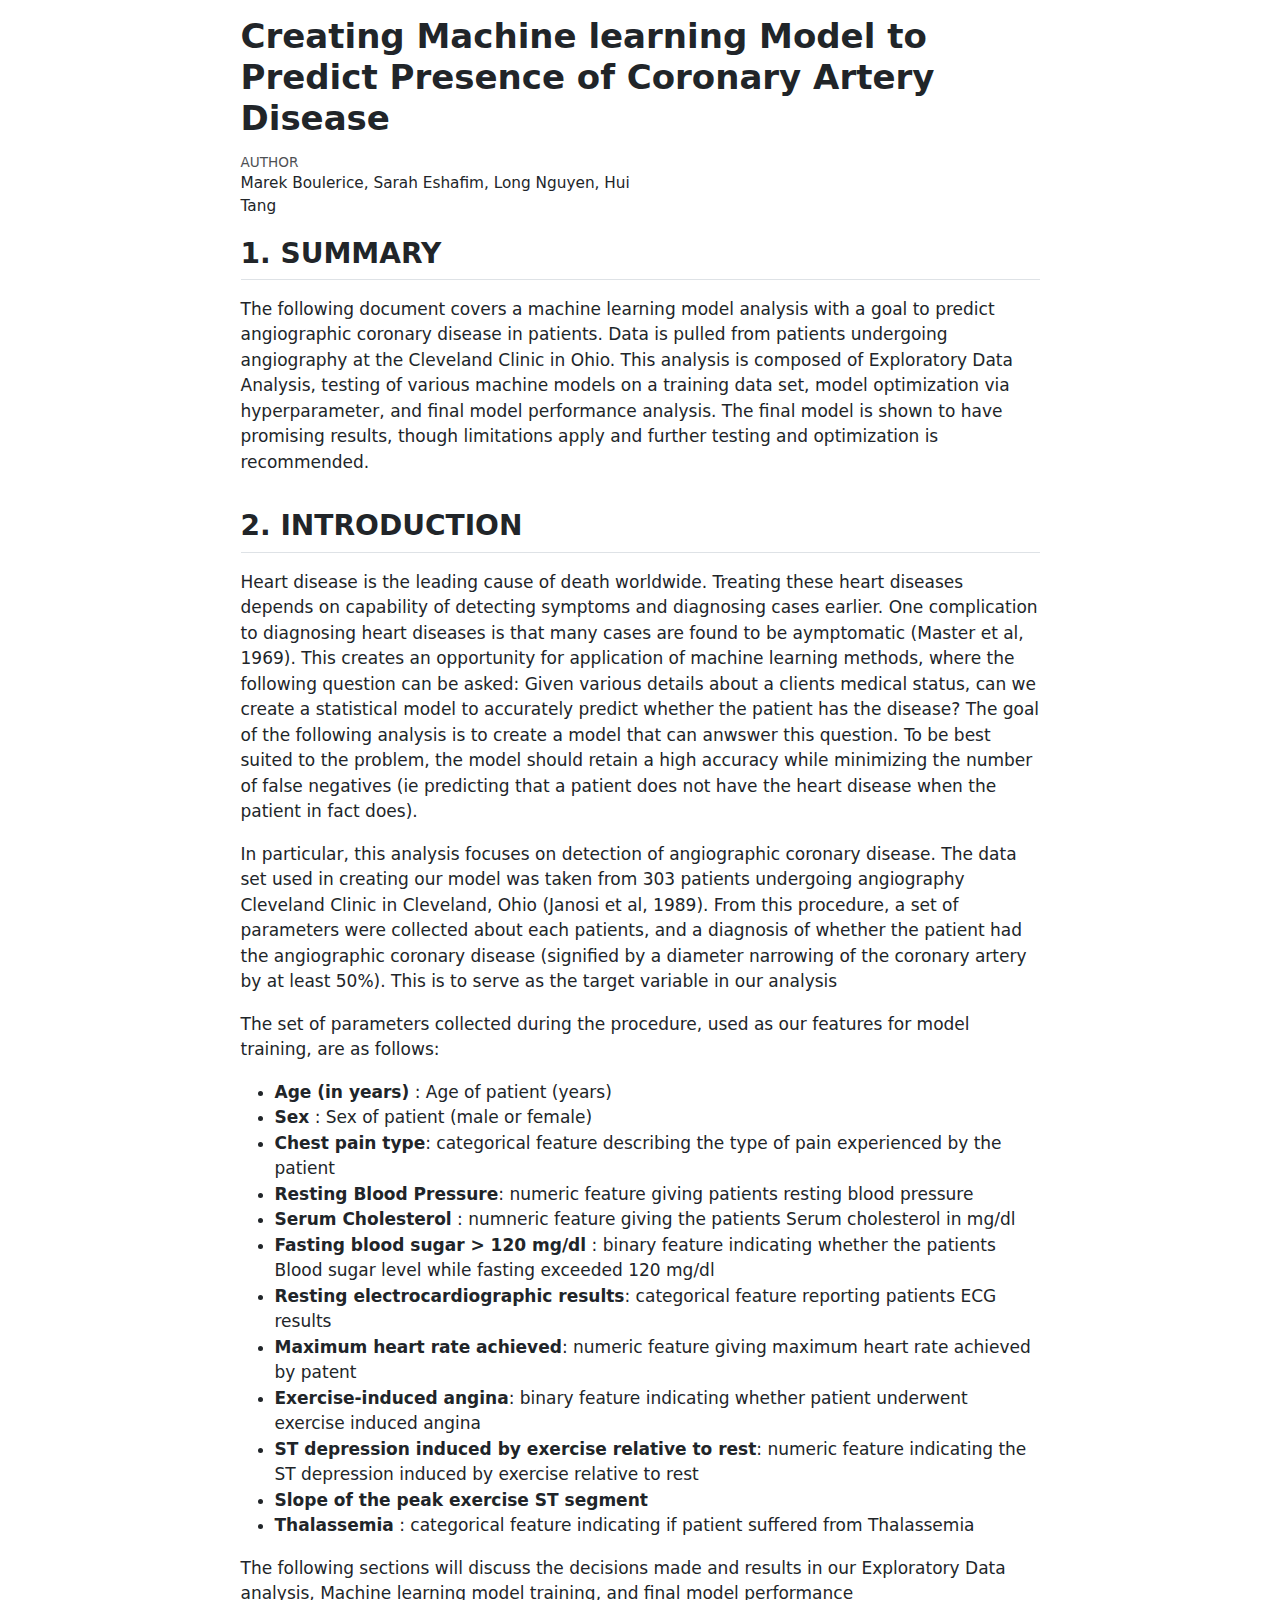
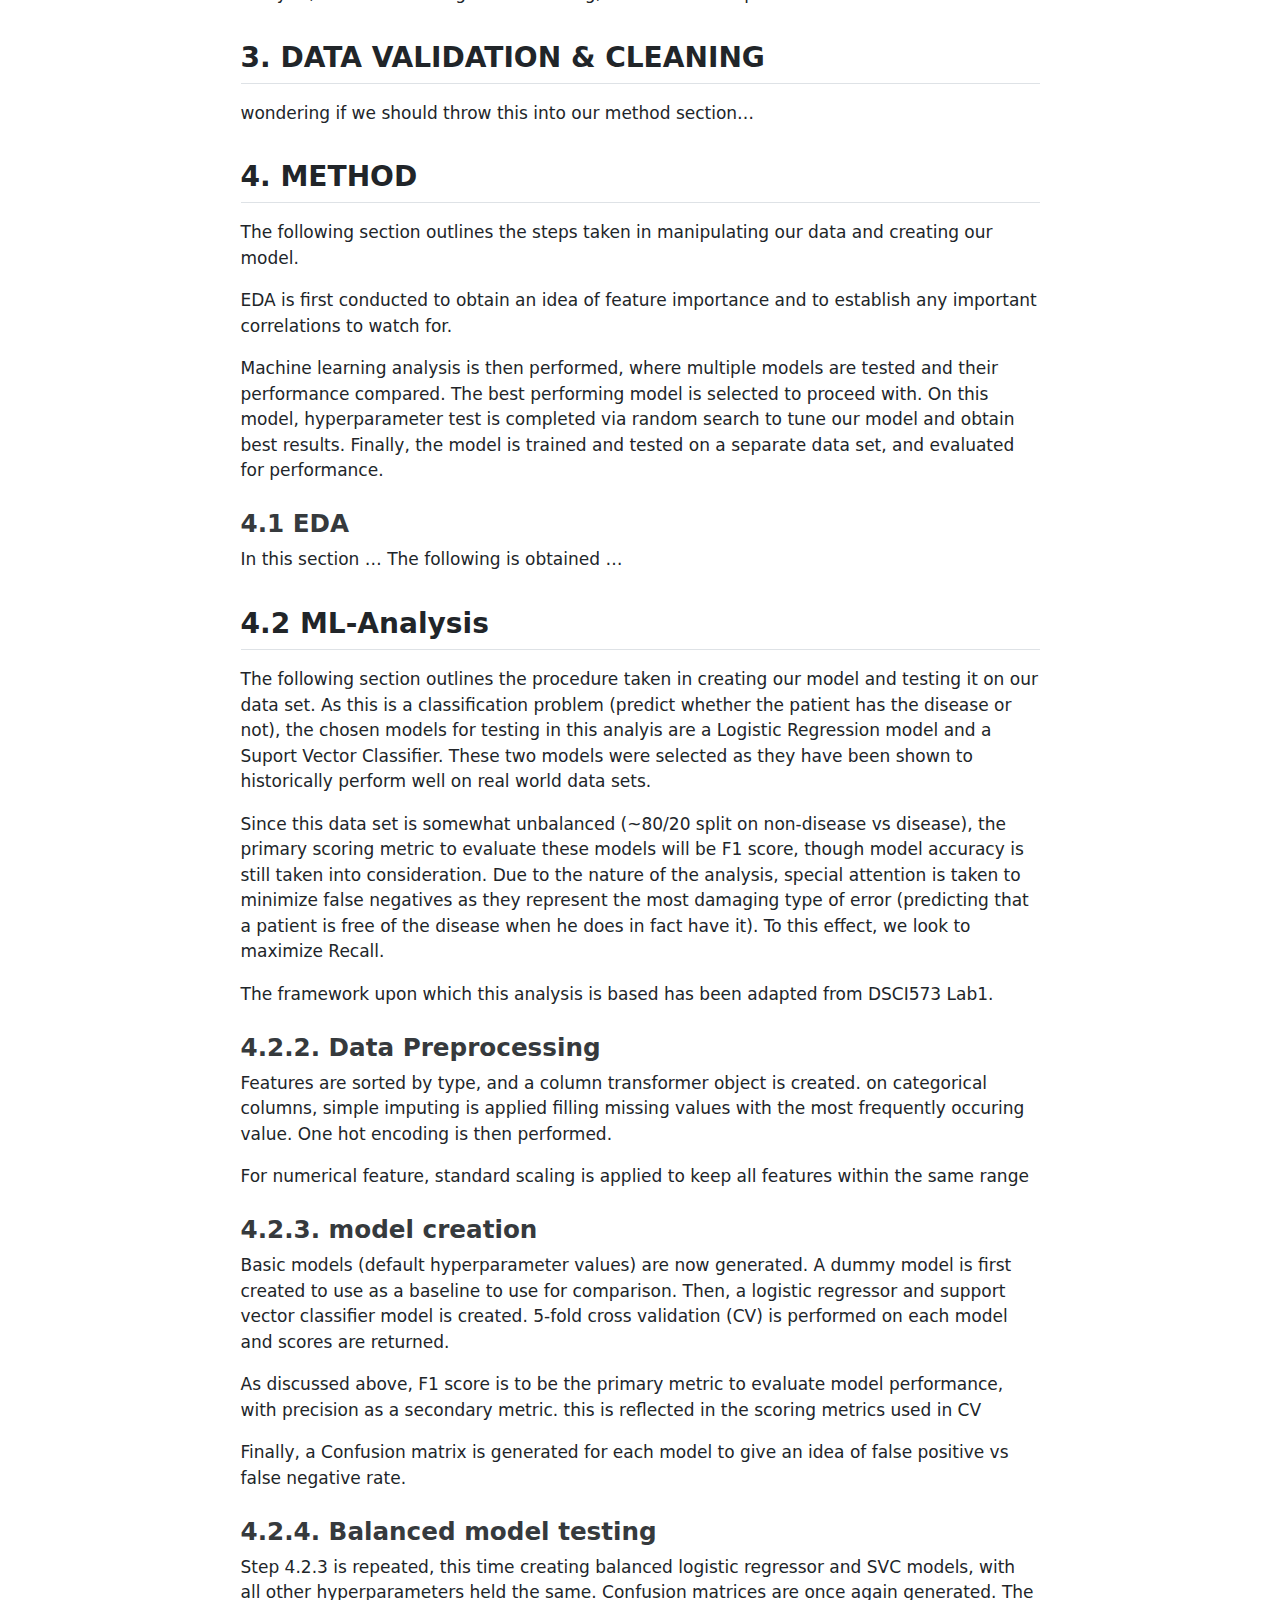
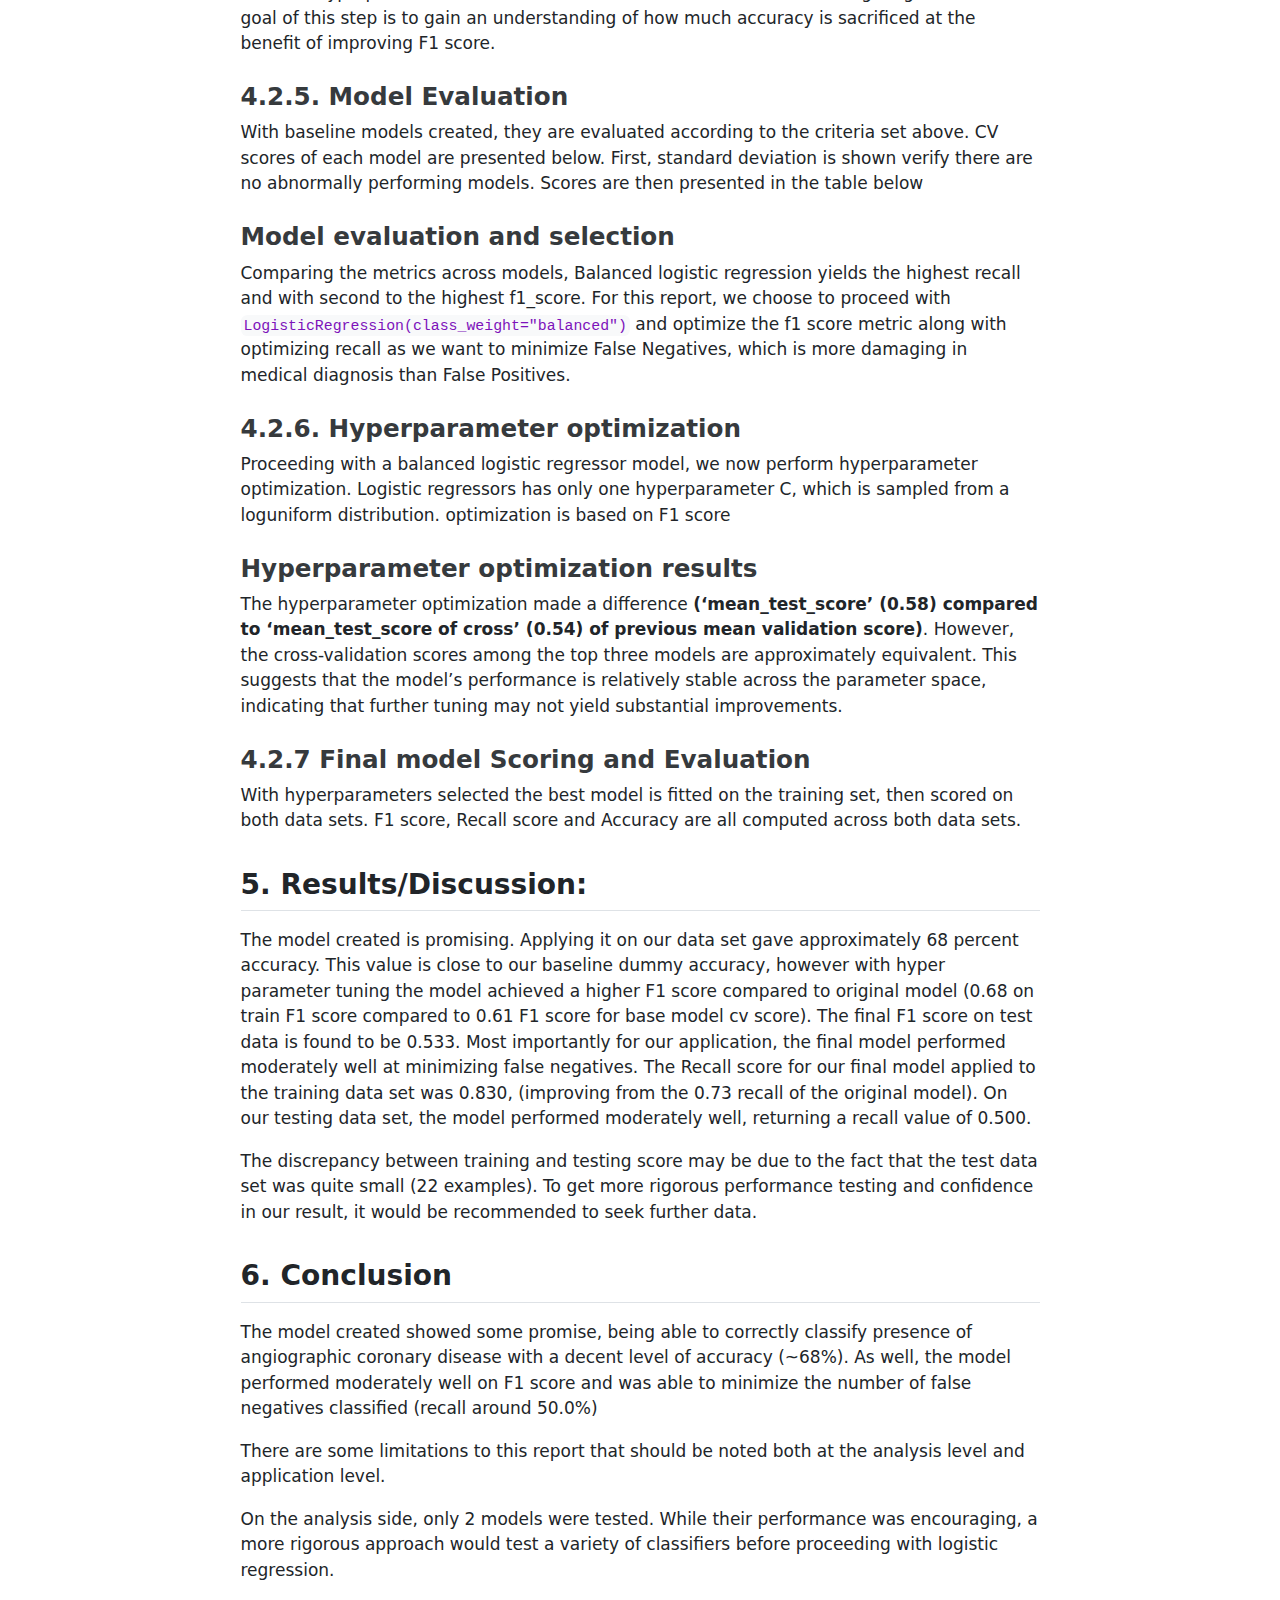
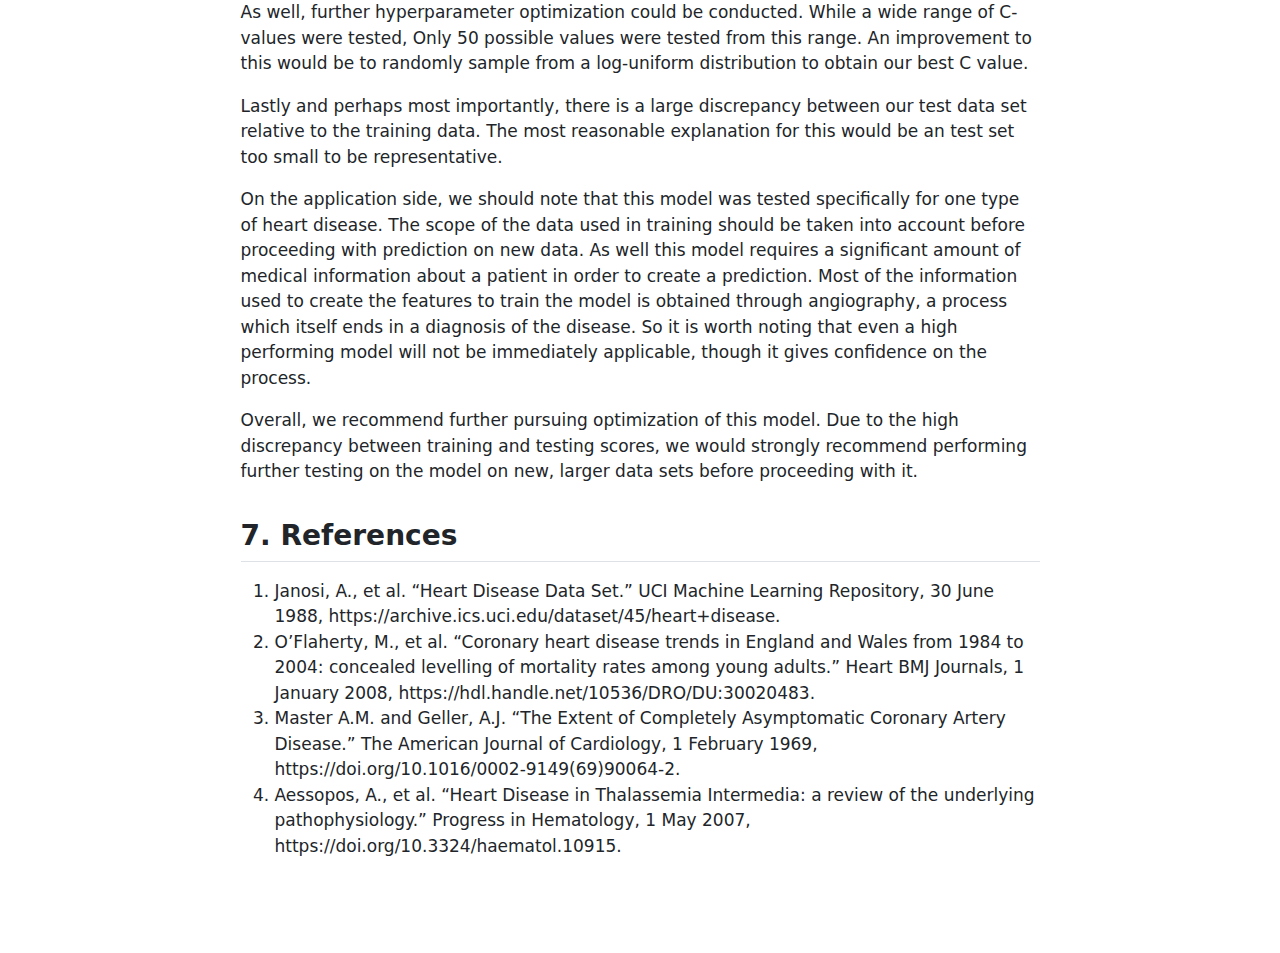
<file: heart_diagnostic_analysis.html>
<!DOCTYPE html>
<html xmlns="http://www.w3.org/1999/xhtml" lang="en" xml:lang="en"><head>

<meta charset="utf-8">
<meta name="generator" content="quarto-1.5.56">

<meta name="viewport" content="width=device-width, initial-scale=1.0, user-scalable=yes">

<meta name="author" content="Marek Boulerice, Sarah Eshafim, Long Nguyen, Hui Tang">

<title>Creating Machine learning Model to Predict Presence of Coronary Artery Disease</title>
<style>
code{white-space: pre-wrap;}
span.smallcaps{font-variant: small-caps;}
div.columns{display: flex; gap: min(4vw, 1.5em);}
div.column{flex: auto; overflow-x: auto;}
div.hanging-indent{margin-left: 1.5em; text-indent: -1.5em;}
ul.task-list{list-style: none;}
ul.task-list li input[type="checkbox"] {
  width: 0.8em;
  margin: 0 0.8em 0.2em -1em; /* quarto-specific, see https://github.com/quarto-dev/quarto-cli/issues/4556 */ 
  vertical-align: middle;
}
</style>


<script src="heart_diagnostic_analysis_files/libs/clipboard/clipboard.min.js"></script>
<script src="heart_diagnostic_analysis_files/libs/quarto-html/quarto.js"></script>
<script src="heart_diagnostic_analysis_files/libs/quarto-html/popper.min.js"></script>
<script src="heart_diagnostic_analysis_files/libs/quarto-html/tippy.umd.min.js"></script>
<script src="heart_diagnostic_analysis_files/libs/quarto-html/anchor.min.js"></script>
<link href="heart_diagnostic_analysis_files/libs/quarto-html/tippy.css" rel="stylesheet">
<link href="heart_diagnostic_analysis_files/libs/quarto-html/quarto-syntax-highlighting.css" rel="stylesheet" id="quarto-text-highlighting-styles">
<script src="heart_diagnostic_analysis_files/libs/bootstrap/bootstrap.min.js"></script>
<link href="heart_diagnostic_analysis_files/libs/bootstrap/bootstrap-icons.css" rel="stylesheet">
<link href="heart_diagnostic_analysis_files/libs/bootstrap/bootstrap.min.css" rel="stylesheet" id="quarto-bootstrap" data-mode="light">


</head>

<body class="fullcontent">

<div id="quarto-content" class="page-columns page-rows-contents page-layout-article">

<main class="content" id="quarto-document-content">

<header id="title-block-header" class="quarto-title-block default">
<div class="quarto-title">
<h1 class="title">Creating Machine learning Model to Predict Presence of Coronary Artery Disease</h1>
</div>



<div class="quarto-title-meta">

    <div>
    <div class="quarto-title-meta-heading">Author</div>
    <div class="quarto-title-meta-contents">
             <p>Marek Boulerice, Sarah Eshafim, Long Nguyen, Hui Tang </p>
          </div>
  </div>
    
  
    
  </div>
  


</header>


<section id="summary" class="level2">
<h2 class="anchored" data-anchor-id="summary">1. SUMMARY</h2>
<p>The following document covers a machine learning model analysis with a goal to predict angiographic coronary disease in patients. Data is pulled from patients undergoing angiography at the Cleveland Clinic in Ohio. This analysis is composed of Exploratory Data Analysis, testing of various machine models on a training data set, model optimization via hyperparameter, and final model performance analysis. The final model is shown to have promising results, though limitations apply and further testing and optimization is recommended.</p>
</section>
<section id="introduction" class="level2">
<h2 class="anchored" data-anchor-id="introduction">2. INTRODUCTION</h2>
<p>Heart disease is the leading cause of death worldwide. Treating these heart diseases depends on capability of detecting symptoms and diagnosing cases earlier. One complication to diagnosing heart diseases is that many cases are found to be aymptomatic (Master et al, 1969). This creates an opportunity for application of machine learning methods, where the following question can be asked: Given various details about a clients medical status, can we create a statistical model to accurately predict whether the patient has the disease? The goal of the following analysis is to create a model that can anwswer this question. To be best suited to the problem, the model should retain a high accuracy while minimizing the number of false negatives (ie predicting that a patient does not have the heart disease when the patient in fact does).</p>
<p>In particular, this analysis focuses on detection of angiographic coronary disease. The data set used in creating our model was taken from 303 patients undergoing angiography Cleveland Clinic in Cleveland, Ohio (Janosi et al, 1989). From this procedure, a set of parameters were collected about each patients, and a diagnosis of whether the patient had the angiographic coronary disease (signified by a diameter narrowing of the coronary artery by at least 50%). This is to serve as the target variable in our analysis</p>
<p>The set of parameters collected during the procedure, used as our features for model training, are as follows:</p>
<ul>
<li><strong>Age (in years)</strong> : Age of patient (years)</li>
<li><strong>Sex</strong> : Sex of patient (male or female)</li>
<li><strong>Chest pain type</strong>: categorical feature describing the type of pain experienced by the patient</li>
<li><strong>Resting Blood Pressure</strong>: numeric feature giving patients resting blood pressure</li>
<li><strong>Serum Cholesterol</strong> : numneric feature giving the patients Serum cholesterol in mg/dl</li>
<li><strong>Fasting blood sugar &gt; 120 mg/dl</strong> : binary feature indicating whether the patients Blood sugar level while fasting exceeded 120 mg/dl</li>
<li><strong>Resting electrocardiographic results</strong>: categorical feature reporting patients ECG results</li>
<li><strong>Maximum heart rate achieved</strong>: numeric feature giving maximum heart rate achieved by patent</li>
<li><strong>Exercise-induced angina</strong>: binary feature indicating whether patient underwent exercise induced angina</li>
<li><strong>ST depression induced by exercise relative to rest</strong>: numeric feature indicating the ST depression induced by exercise relative to rest</li>
<li><strong>Slope of the peak exercise ST segment</strong></li>
<li><strong>Thalassemia</strong> : categorical feature indicating if patient suffered from Thalassemia</li>
</ul>
<p>The following sections will discuss the decisions made and results in our Exploratory Data analysis, Machine learning model training, and final model performance</p>
</section>
<section id="data-validation-cleaning" class="level2">
<h2 class="anchored" data-anchor-id="data-validation-cleaning">3. DATA VALIDATION &amp; CLEANING</h2>
<p>wondering if we should throw this into our method section…</p>
</section>
<section id="method" class="level2">
<h2 class="anchored" data-anchor-id="method">4. METHOD</h2>
<p>The following section outlines the steps taken in manipulating our data and creating our model.</p>
<p>EDA is first conducted to obtain an idea of feature importance and to establish any important correlations to watch for.</p>
<p>Machine learning analysis is then performed, where multiple models are tested and their performance compared. The best performing model is selected to proceed with. On this model, hyperparameter test is completed via random search to tune our model and obtain best results. Finally, the model is trained and tested on a separate data set, and evaluated for performance.</p>
<section id="eda" class="level3">
<h3 class="anchored" data-anchor-id="eda">4.1 EDA</h3>
<p>In this section … The following is obtained …</p>
</section>
</section>
<section id="ml-analysis" class="level2">
<h2 class="anchored" data-anchor-id="ml-analysis">4.2 ML-Analysis</h2>
<p>The following section outlines the procedure taken in creating our model and testing it on our data set. As this is a classification problem (predict whether the patient has the disease or not), the chosen models for testing in this analyis are a Logistic Regression model and a Suport Vector Classifier. These two models were selected as they have been shown to historically perform well on real world data sets.</p>
<p>Since this data set is somewhat unbalanced (~80/20 split on non-disease vs disease), the primary scoring metric to evaluate these models will be F1 score, though model accuracy is still taken into consideration. Due to the nature of the analysis, special attention is taken to minimize false negatives as they represent the most damaging type of error (predicting that a patient is free of the disease when he does in fact have it). To this effect, we look to maximize Recall.</p>
<p>The framework upon which this analysis is based has been adapted from DSCI573 Lab1.</p>
<section id="data-preprocessing" class="level3">
<h3 class="anchored" data-anchor-id="data-preprocessing">4.2.2. Data Preprocessing</h3>
<p>Features are sorted by type, and a column transformer object is created. on categorical columns, simple imputing is applied filling missing values with the most frequently occuring value. One hot encoding is then performed.</p>
<p>For numerical feature, standard scaling is applied to keep all features within the same range</p>
</section>
<section id="model-creation" class="level3">
<h3 class="anchored" data-anchor-id="model-creation">4.2.3. model creation</h3>
<p>Basic models (default hyperparameter values) are now generated. A dummy model is first created to use as a baseline to use for comparison. Then, a logistic regressor and support vector classifier model is created. 5-fold cross validation (CV) is performed on each model and scores are returned.</p>
<p>As discussed above, F1 score is to be the primary metric to evaluate model performance, with precision as a secondary metric. this is reflected in the scoring metrics used in CV</p>
<p>Finally, a Confusion matrix is generated for each model to give an idea of false positive vs false negative rate.</p>
</section>
<section id="balanced-model-testing" class="level3">
<h3 class="anchored" data-anchor-id="balanced-model-testing">4.2.4. Balanced model testing</h3>
<p>Step 4.2.3 is repeated, this time creating balanced logistic regressor and SVC models, with all other hyperparameters held the same. Confusion matrices are once again generated. The goal of this step is to gain an understanding of how much accuracy is sacrificed at the benefit of improving F1 score.</p>
</section>
<section id="model-evaluation" class="level3">
<h3 class="anchored" data-anchor-id="model-evaluation">4.2.5. Model Evaluation</h3>
<p>With baseline models created, they are evaluated according to the criteria set above. CV scores of each model are presented below. First, standard deviation is shown verify there are no abnormally performing models. Scores are then presented in the table below</p>
</section>
<section id="model-evaluation-and-selection" class="level3">
<h3 class="anchored" data-anchor-id="model-evaluation-and-selection">Model evaluation and selection</h3>
<p>Comparing the metrics across models, Balanced logistic regression yields the highest recall and with second to the highest f1_score. For this report, we choose to proceed with <code>LogisticRegression(class_weight="balanced")</code> and optimize the f1 score metric along with optimizing recall as we want to minimize False Negatives, which is more damaging in medical diagnosis than False Positives.</p>
</section>
<section id="hyperparameter-optimization" class="level3">
<h3 class="anchored" data-anchor-id="hyperparameter-optimization">4.2.6. Hyperparameter optimization</h3>
<p>Proceeding with a balanced logistic regressor model, we now perform hyperparameter optimization. Logistic regressors has only one hyperparameter C, which is sampled from a loguniform distribution. optimization is based on F1 score</p>
</section>
<section id="hyperparameter-optimization-results" class="level3">
<h3 class="anchored" data-anchor-id="hyperparameter-optimization-results">Hyperparameter optimization results</h3>
<p>The hyperparameter optimization made a difference <strong>(‘mean_test_score’ (0.58) compared to ‘mean_test_score of cross’ (0.54) of previous mean validation score)</strong>. However, the cross-validation scores among the top three models are approximately equivalent. This suggests that the model’s performance is relatively stable across the parameter space, indicating that further tuning may not yield substantial improvements.</p>
</section>
<section id="final-model-scoring-and-evaluation" class="level3">
<h3 class="anchored" data-anchor-id="final-model-scoring-and-evaluation">4.2.7 Final model Scoring and Evaluation</h3>
<p>With hyperparameters selected the best model is fitted on the training set, then scored on both data sets. F1 score, Recall score and Accuracy are all computed across both data sets.</p>
</section>
</section>
<section id="resultsdiscussion" class="level2">
<h2 class="anchored" data-anchor-id="resultsdiscussion">5. Results/Discussion:</h2>
<p>The model created is promising. Applying it on our data set gave approximately 68 percent accuracy. This value is close to our baseline dummy accuracy, however with hyper parameter tuning the model achieved a higher F1 score compared to original model (0.68 on train F1 score compared to 0.61 F1 score for base model cv score). The final F1 score on test data is found to be 0.533. Most importantly for our application, the final model performed moderately well at minimizing false negatives. The Recall score for our final model applied to the training data set was 0.830, (improving from the 0.73 recall of the original model). On our testing data set, the model performed moderately well, returning a recall value of 0.500.</p>
<p>The discrepancy between training and testing score may be due to the fact that the test data set was quite small (22 examples). To get more rigorous performance testing and confidence in our result, it would be recommended to seek further data.</p>
</section>
<section id="conclusion" class="level2">
<h2 class="anchored" data-anchor-id="conclusion">6. Conclusion</h2>
<p>The model created showed some promise, being able to correctly classify presence of angiographic coronary disease with a decent level of accuracy (~68%). As well, the model performed moderately well on F1 score and was able to minimize the number of false negatives classified (recall around 50.0%)</p>
<p>There are some limitations to this report that should be noted both at the analysis level and application level.</p>
<p>On the analysis side, only 2 models were tested. While their performance was encouraging, a more rigorous approach would test a variety of classifiers before proceeding with logistic regression.</p>
<p>As well, further hyperparameter optimization could be conducted. While a wide range of C-values were tested, Only 50 possible values were tested from this range. An improvement to this would be to randomly sample from a log-uniform distribution to obtain our best C value.</p>
<p>Lastly and perhaps most importantly, there is a large discrepancy between our test data set relative to the training data. The most reasonable explanation for this would be an test set too small to be representative.</p>
<p>On the application side, we should note that this model was tested specifically for one type of heart disease. The scope of the data used in training should be taken into account before proceeding with prediction on new data. As well this model requires a significant amount of medical information about a patient in order to create a prediction. Most of the information used to create the features to train the model is obtained through angiography, a process which itself ends in a diagnosis of the disease. So it is worth noting that even a high performing model will not be immediately applicable, though it gives confidence on the process.</p>
<p>Overall, we recommend further pursuing optimization of this model. Due to the high discrepancy between training and testing scores, we would strongly recommend performing further testing on the model on new, larger data sets before proceeding with it.</p>
</section>
<section id="references" class="level2">
<h2 class="anchored" data-anchor-id="references">7. References</h2>
<ol type="1">
<li>Janosi, A., et al.&nbsp;“Heart Disease Data Set.” UCI Machine Learning Repository, 30 June 1988, https://archive.ics.uci.edu/dataset/45/heart+disease.</li>
<li>O’Flaherty, M., et al.&nbsp;“Coronary heart disease trends in England and Wales from 1984 to 2004: concealed levelling of mortality rates among young adults.” Heart BMJ Journals, 1 January 2008, https://hdl.handle.net/10536/DRO/DU:30020483.</li>
<li>Master A.M. and Geller, A.J. “The Extent of Completely Asymptomatic Coronary Artery Disease.” The American Journal of Cardiology, 1 February 1969, https://doi.org/10.1016/0002-9149(69)90064-2.</li>
<li>Aessopos, A., et al.&nbsp;“Heart Disease in Thalassemia Intermedia: a review of the underlying pathophysiology.” Progress in Hematology, 1 May 2007, https://doi.org/10.3324/haematol.10915.</li>
</ol>
</section>

</main>
<!-- /main column -->
<script id="quarto-html-after-body" type="application/javascript">
window.document.addEventListener("DOMContentLoaded", function (event) {
  const toggleBodyColorMode = (bsSheetEl) => {
    const mode = bsSheetEl.getAttribute("data-mode");
    const bodyEl = window.document.querySelector("body");
    if (mode === "dark") {
      bodyEl.classList.add("quarto-dark");
      bodyEl.classList.remove("quarto-light");
    } else {
      bodyEl.classList.add("quarto-light");
      bodyEl.classList.remove("quarto-dark");
    }
  }
  const toggleBodyColorPrimary = () => {
    const bsSheetEl = window.document.querySelector("link#quarto-bootstrap");
    if (bsSheetEl) {
      toggleBodyColorMode(bsSheetEl);
    }
  }
  toggleBodyColorPrimary();  
  const icon = "";
  const anchorJS = new window.AnchorJS();
  anchorJS.options = {
    placement: 'right',
    icon: icon
  };
  anchorJS.add('.anchored');
  const isCodeAnnotation = (el) => {
    for (const clz of el.classList) {
      if (clz.startsWith('code-annotation-')) {                     
        return true;
      }
    }
    return false;
  }
  const onCopySuccess = function(e) {
    // button target
    const button = e.trigger;
    // don't keep focus
    button.blur();
    // flash "checked"
    button.classList.add('code-copy-button-checked');
    var currentTitle = button.getAttribute("title");
    button.setAttribute("title", "Copied!");
    let tooltip;
    if (window.bootstrap) {
      button.setAttribute("data-bs-toggle", "tooltip");
      button.setAttribute("data-bs-placement", "left");
      button.setAttribute("data-bs-title", "Copied!");
      tooltip = new bootstrap.Tooltip(button, 
        { trigger: "manual", 
          customClass: "code-copy-button-tooltip",
          offset: [0, -8]});
      tooltip.show();    
    }
    setTimeout(function() {
      if (tooltip) {
        tooltip.hide();
        button.removeAttribute("data-bs-title");
        button.removeAttribute("data-bs-toggle");
        button.removeAttribute("data-bs-placement");
      }
      button.setAttribute("title", currentTitle);
      button.classList.remove('code-copy-button-checked');
    }, 1000);
    // clear code selection
    e.clearSelection();
  }
  const getTextToCopy = function(trigger) {
      const codeEl = trigger.previousElementSibling.cloneNode(true);
      for (const childEl of codeEl.children) {
        if (isCodeAnnotation(childEl)) {
          childEl.remove();
        }
      }
      return codeEl.innerText;
  }
  const clipboard = new window.ClipboardJS('.code-copy-button:not([data-in-quarto-modal])', {
    text: getTextToCopy
  });
  clipboard.on('success', onCopySuccess);
  if (window.document.getElementById('quarto-embedded-source-code-modal')) {
    // For code content inside modals, clipBoardJS needs to be initialized with a container option
    // TODO: Check when it could be a function (https://github.com/zenorocha/clipboard.js/issues/860)
    const clipboardModal = new window.ClipboardJS('.code-copy-button[data-in-quarto-modal]', {
      text: getTextToCopy,
      container: window.document.getElementById('quarto-embedded-source-code-modal')
    });
    clipboardModal.on('success', onCopySuccess);
  }
    var localhostRegex = new RegExp(/^(?:http|https):\/\/localhost\:?[0-9]*\//);
    var mailtoRegex = new RegExp(/^mailto:/);
      var filterRegex = new RegExp('/' + window.location.host + '/');
    var isInternal = (href) => {
        return filterRegex.test(href) || localhostRegex.test(href) || mailtoRegex.test(href);
    }
    // Inspect non-navigation links and adorn them if external
 	var links = window.document.querySelectorAll('a[href]:not(.nav-link):not(.navbar-brand):not(.toc-action):not(.sidebar-link):not(.sidebar-item-toggle):not(.pagination-link):not(.no-external):not([aria-hidden]):not(.dropdown-item):not(.quarto-navigation-tool):not(.about-link)');
    for (var i=0; i<links.length; i++) {
      const link = links[i];
      if (!isInternal(link.href)) {
        // undo the damage that might have been done by quarto-nav.js in the case of
        // links that we want to consider external
        if (link.dataset.originalHref !== undefined) {
          link.href = link.dataset.originalHref;
        }
      }
    }
  function tippyHover(el, contentFn, onTriggerFn, onUntriggerFn) {
    const config = {
      allowHTML: true,
      maxWidth: 500,
      delay: 100,
      arrow: false,
      appendTo: function(el) {
          return el.parentElement;
      },
      interactive: true,
      interactiveBorder: 10,
      theme: 'quarto',
      placement: 'bottom-start',
    };
    if (contentFn) {
      config.content = contentFn;
    }
    if (onTriggerFn) {
      config.onTrigger = onTriggerFn;
    }
    if (onUntriggerFn) {
      config.onUntrigger = onUntriggerFn;
    }
    window.tippy(el, config); 
  }
  const noterefs = window.document.querySelectorAll('a[role="doc-noteref"]');
  for (var i=0; i<noterefs.length; i++) {
    const ref = noterefs[i];
    tippyHover(ref, function() {
      // use id or data attribute instead here
      let href = ref.getAttribute('data-footnote-href') || ref.getAttribute('href');
      try { href = new URL(href).hash; } catch {}
      const id = href.replace(/^#\/?/, "");
      const note = window.document.getElementById(id);
      if (note) {
        return note.innerHTML;
      } else {
        return "";
      }
    });
  }
  const xrefs = window.document.querySelectorAll('a.quarto-xref');
  const processXRef = (id, note) => {
    // Strip column container classes
    const stripColumnClz = (el) => {
      el.classList.remove("page-full", "page-columns");
      if (el.children) {
        for (const child of el.children) {
          stripColumnClz(child);
        }
      }
    }
    stripColumnClz(note)
    if (id === null || id.startsWith('sec-')) {
      // Special case sections, only their first couple elements
      const container = document.createElement("div");
      if (note.children && note.children.length > 2) {
        container.appendChild(note.children[0].cloneNode(true));
        for (let i = 1; i < note.children.length; i++) {
          const child = note.children[i];
          if (child.tagName === "P" && child.innerText === "") {
            continue;
          } else {
            container.appendChild(child.cloneNode(true));
            break;
          }
        }
        if (window.Quarto?.typesetMath) {
          window.Quarto.typesetMath(container);
        }
        return container.innerHTML
      } else {
        if (window.Quarto?.typesetMath) {
          window.Quarto.typesetMath(note);
        }
        return note.innerHTML;
      }
    } else {
      // Remove any anchor links if they are present
      const anchorLink = note.querySelector('a.anchorjs-link');
      if (anchorLink) {
        anchorLink.remove();
      }
      if (window.Quarto?.typesetMath) {
        window.Quarto.typesetMath(note);
      }
      // TODO in 1.5, we should make sure this works without a callout special case
      if (note.classList.contains("callout")) {
        return note.outerHTML;
      } else {
        return note.innerHTML;
      }
    }
  }
  for (var i=0; i<xrefs.length; i++) {
    const xref = xrefs[i];
    tippyHover(xref, undefined, function(instance) {
      instance.disable();
      let url = xref.getAttribute('href');
      let hash = undefined; 
      if (url.startsWith('#')) {
        hash = url;
      } else {
        try { hash = new URL(url).hash; } catch {}
      }
      if (hash) {
        const id = hash.replace(/^#\/?/, "");
        const note = window.document.getElementById(id);
        if (note !== null) {
          try {
            const html = processXRef(id, note.cloneNode(true));
            instance.setContent(html);
          } finally {
            instance.enable();
            instance.show();
          }
        } else {
          // See if we can fetch this
          fetch(url.split('#')[0])
          .then(res => res.text())
          .then(html => {
            const parser = new DOMParser();
            const htmlDoc = parser.parseFromString(html, "text/html");
            const note = htmlDoc.getElementById(id);
            if (note !== null) {
              const html = processXRef(id, note);
              instance.setContent(html);
            } 
          }).finally(() => {
            instance.enable();
            instance.show();
          });
        }
      } else {
        // See if we can fetch a full url (with no hash to target)
        // This is a special case and we should probably do some content thinning / targeting
        fetch(url)
        .then(res => res.text())
        .then(html => {
          const parser = new DOMParser();
          const htmlDoc = parser.parseFromString(html, "text/html");
          const note = htmlDoc.querySelector('main.content');
          if (note !== null) {
            // This should only happen for chapter cross references
            // (since there is no id in the URL)
            // remove the first header
            if (note.children.length > 0 && note.children[0].tagName === "HEADER") {
              note.children[0].remove();
            }
            const html = processXRef(null, note);
            instance.setContent(html);
          } 
        }).finally(() => {
          instance.enable();
          instance.show();
        });
      }
    }, function(instance) {
    });
  }
      let selectedAnnoteEl;
      const selectorForAnnotation = ( cell, annotation) => {
        let cellAttr = 'data-code-cell="' + cell + '"';
        let lineAttr = 'data-code-annotation="' +  annotation + '"';
        const selector = 'span[' + cellAttr + '][' + lineAttr + ']';
        return selector;
      }
      const selectCodeLines = (annoteEl) => {
        const doc = window.document;
        const targetCell = annoteEl.getAttribute("data-target-cell");
        const targetAnnotation = annoteEl.getAttribute("data-target-annotation");
        const annoteSpan = window.document.querySelector(selectorForAnnotation(targetCell, targetAnnotation));
        const lines = annoteSpan.getAttribute("data-code-lines").split(",");
        const lineIds = lines.map((line) => {
          return targetCell + "-" + line;
        })
        let top = null;
        let height = null;
        let parent = null;
        if (lineIds.length > 0) {
            //compute the position of the single el (top and bottom and make a div)
            const el = window.document.getElementById(lineIds[0]);
            top = el.offsetTop;
            height = el.offsetHeight;
            parent = el.parentElement.parentElement;
          if (lineIds.length > 1) {
            const lastEl = window.document.getElementById(lineIds[lineIds.length - 1]);
            const bottom = lastEl.offsetTop + lastEl.offsetHeight;
            height = bottom - top;
          }
          if (top !== null && height !== null && parent !== null) {
            // cook up a div (if necessary) and position it 
            let div = window.document.getElementById("code-annotation-line-highlight");
            if (div === null) {
              div = window.document.createElement("div");
              div.setAttribute("id", "code-annotation-line-highlight");
              div.style.position = 'absolute';
              parent.appendChild(div);
            }
            div.style.top = top - 2 + "px";
            div.style.height = height + 4 + "px";
            div.style.left = 0;
            let gutterDiv = window.document.getElementById("code-annotation-line-highlight-gutter");
            if (gutterDiv === null) {
              gutterDiv = window.document.createElement("div");
              gutterDiv.setAttribute("id", "code-annotation-line-highlight-gutter");
              gutterDiv.style.position = 'absolute';
              const codeCell = window.document.getElementById(targetCell);
              const gutter = codeCell.querySelector('.code-annotation-gutter');
              gutter.appendChild(gutterDiv);
            }
            gutterDiv.style.top = top - 2 + "px";
            gutterDiv.style.height = height + 4 + "px";
          }
          selectedAnnoteEl = annoteEl;
        }
      };
      const unselectCodeLines = () => {
        const elementsIds = ["code-annotation-line-highlight", "code-annotation-line-highlight-gutter"];
        elementsIds.forEach((elId) => {
          const div = window.document.getElementById(elId);
          if (div) {
            div.remove();
          }
        });
        selectedAnnoteEl = undefined;
      };
        // Handle positioning of the toggle
    window.addEventListener(
      "resize",
      throttle(() => {
        elRect = undefined;
        if (selectedAnnoteEl) {
          selectCodeLines(selectedAnnoteEl);
        }
      }, 10)
    );
    function throttle(fn, ms) {
    let throttle = false;
    let timer;
      return (...args) => {
        if(!throttle) { // first call gets through
            fn.apply(this, args);
            throttle = true;
        } else { // all the others get throttled
            if(timer) clearTimeout(timer); // cancel #2
            timer = setTimeout(() => {
              fn.apply(this, args);
              timer = throttle = false;
            }, ms);
        }
      };
    }
      // Attach click handler to the DT
      const annoteDls = window.document.querySelectorAll('dt[data-target-cell]');
      for (const annoteDlNode of annoteDls) {
        annoteDlNode.addEventListener('click', (event) => {
          const clickedEl = event.target;
          if (clickedEl !== selectedAnnoteEl) {
            unselectCodeLines();
            const activeEl = window.document.querySelector('dt[data-target-cell].code-annotation-active');
            if (activeEl) {
              activeEl.classList.remove('code-annotation-active');
            }
            selectCodeLines(clickedEl);
            clickedEl.classList.add('code-annotation-active');
          } else {
            // Unselect the line
            unselectCodeLines();
            clickedEl.classList.remove('code-annotation-active');
          }
        });
      }
  const findCites = (el) => {
    const parentEl = el.parentElement;
    if (parentEl) {
      const cites = parentEl.dataset.cites;
      if (cites) {
        return {
          el,
          cites: cites.split(' ')
        };
      } else {
        return findCites(el.parentElement)
      }
    } else {
      return undefined;
    }
  };
  var bibliorefs = window.document.querySelectorAll('a[role="doc-biblioref"]');
  for (var i=0; i<bibliorefs.length; i++) {
    const ref = bibliorefs[i];
    const citeInfo = findCites(ref);
    if (citeInfo) {
      tippyHover(citeInfo.el, function() {
        var popup = window.document.createElement('div');
        citeInfo.cites.forEach(function(cite) {
          var citeDiv = window.document.createElement('div');
          citeDiv.classList.add('hanging-indent');
          citeDiv.classList.add('csl-entry');
          var biblioDiv = window.document.getElementById('ref-' + cite);
          if (biblioDiv) {
            citeDiv.innerHTML = biblioDiv.innerHTML;
          }
          popup.appendChild(citeDiv);
        });
        return popup.innerHTML;
      });
    }
  }
});
</script>
</div> <!-- /content -->




</body></html>
</file>
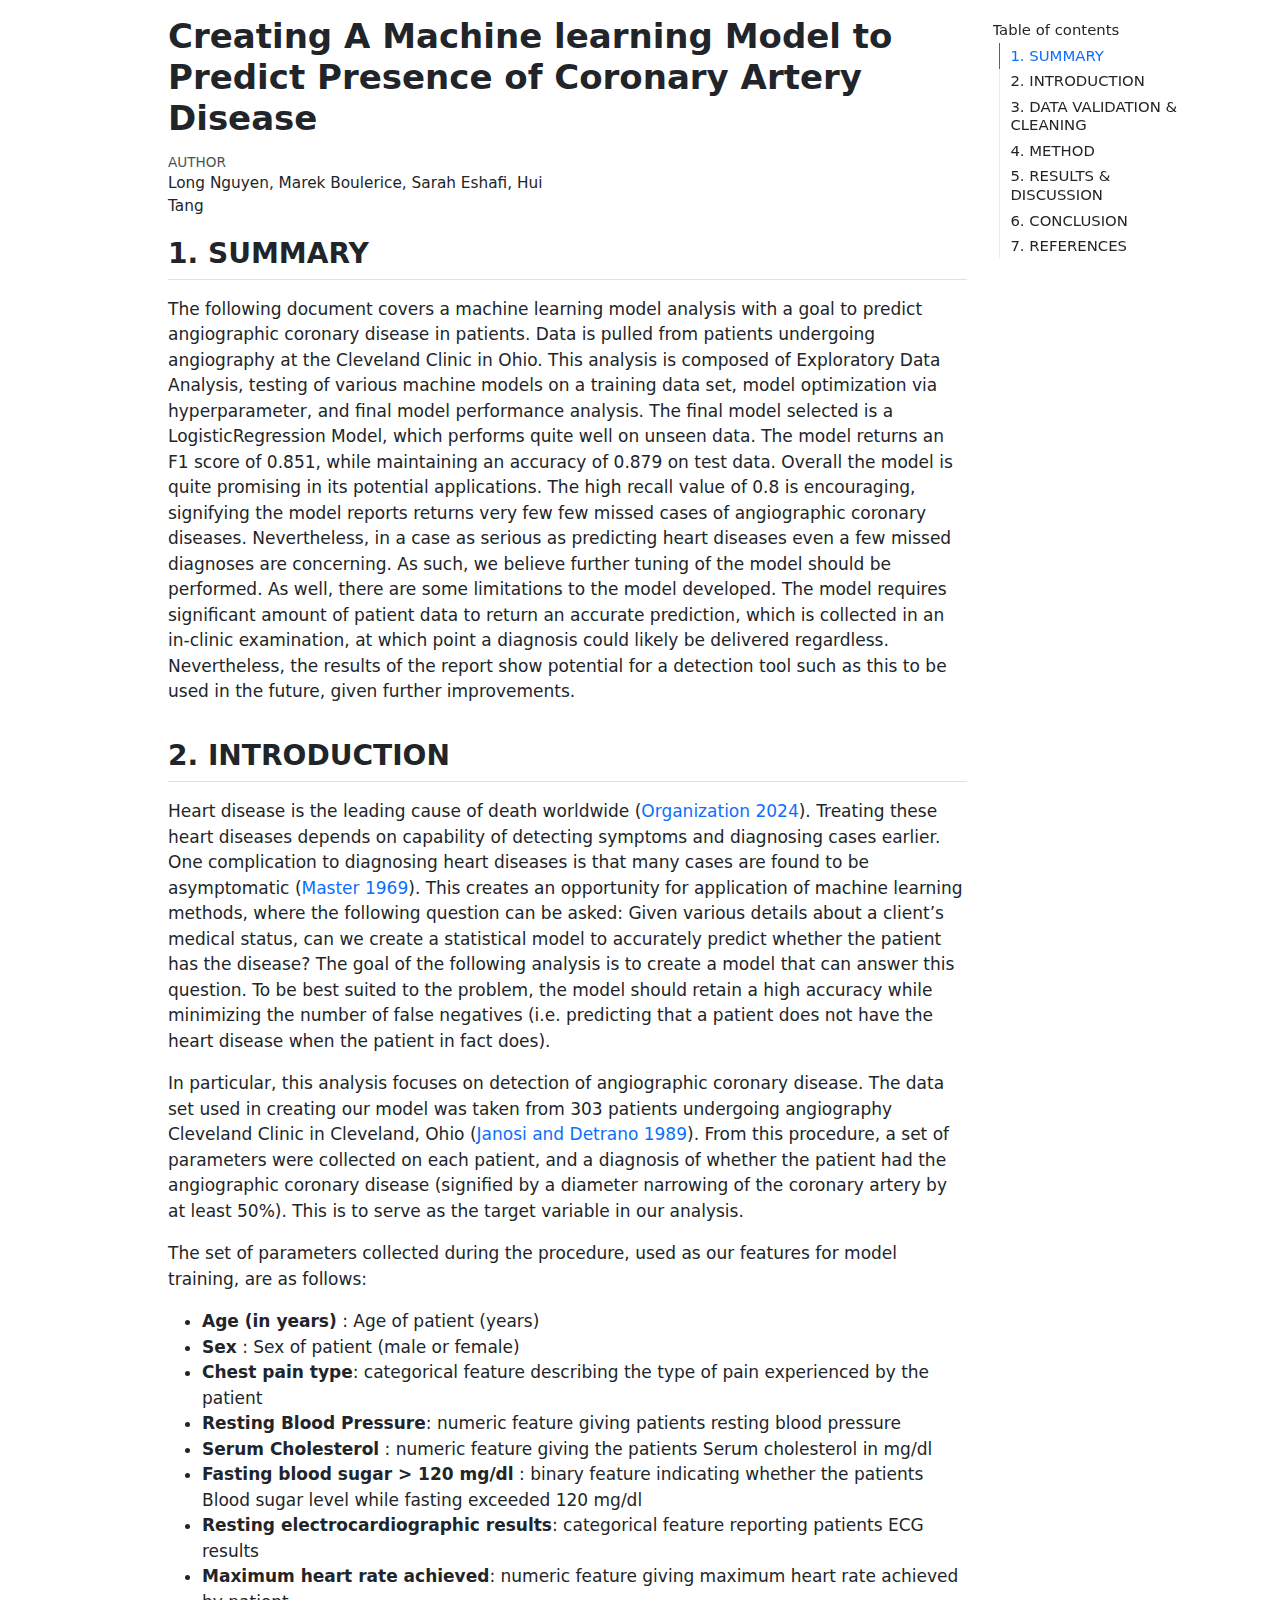
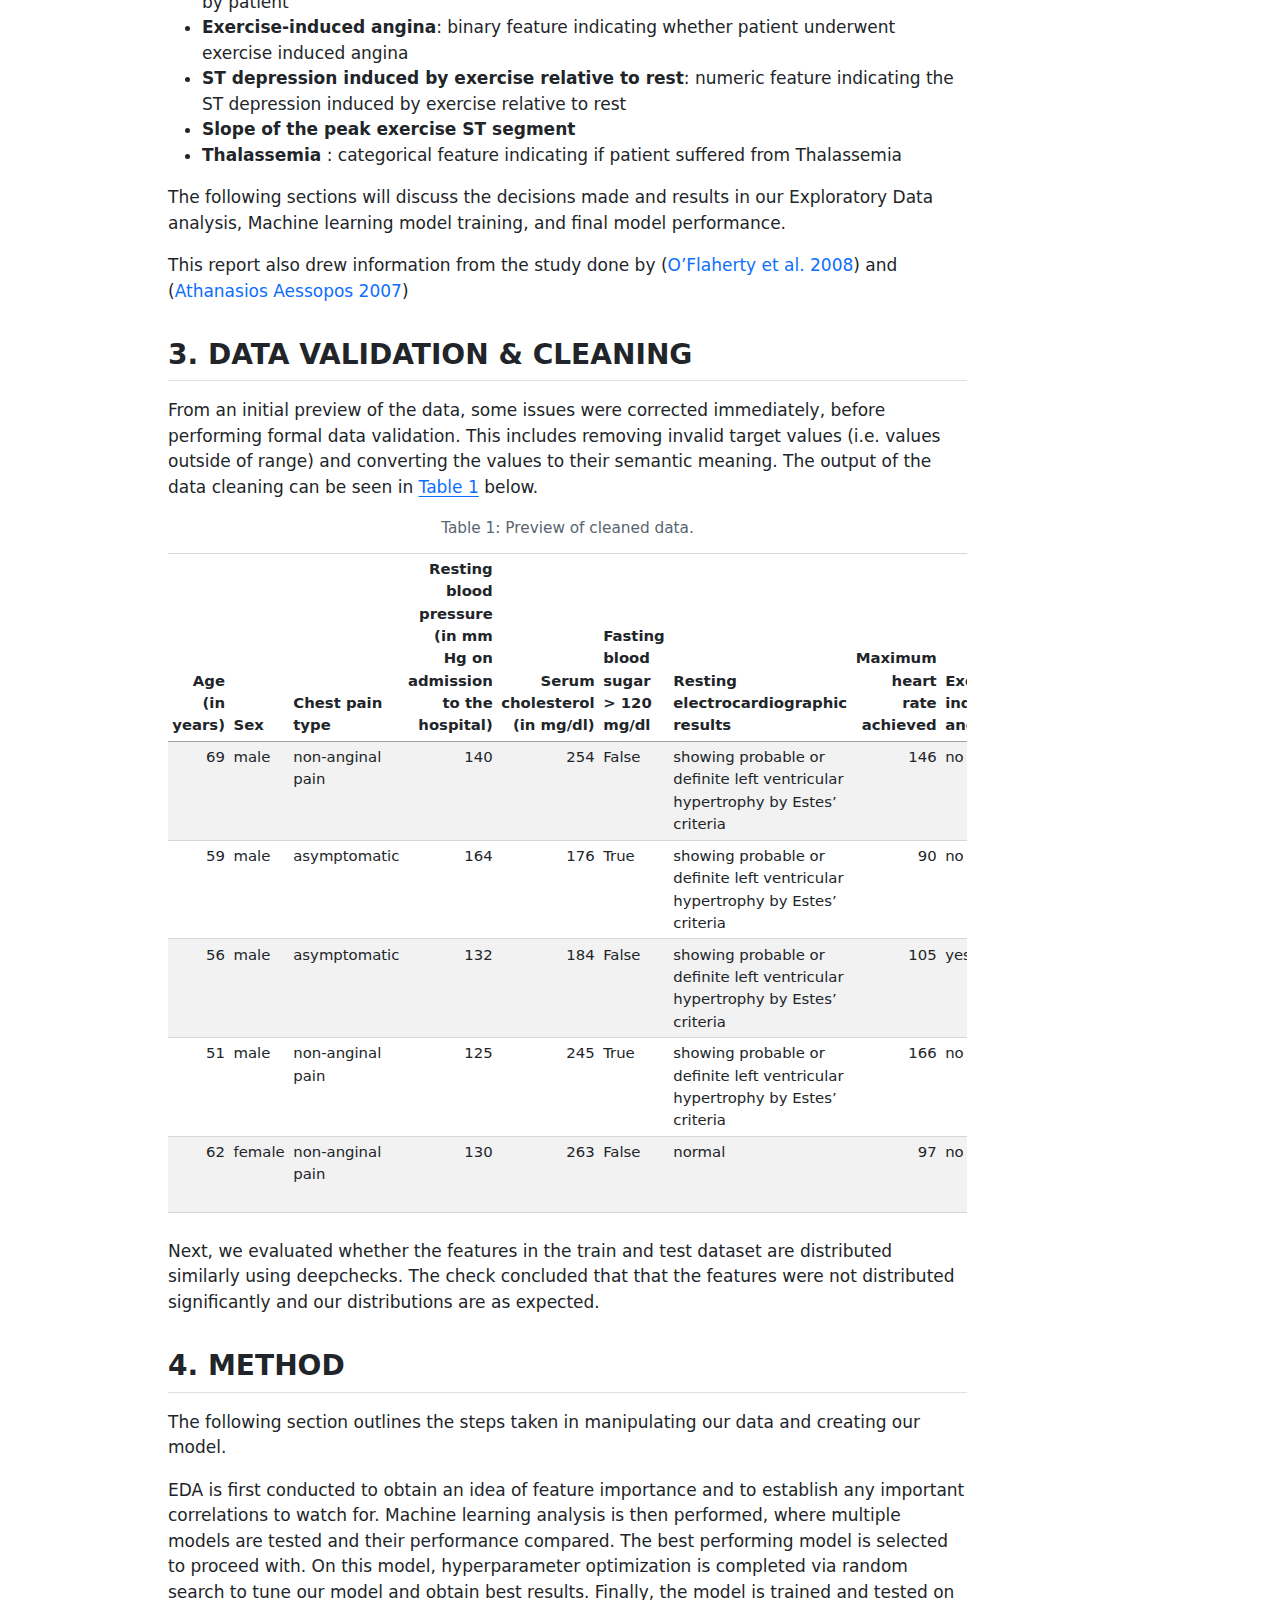
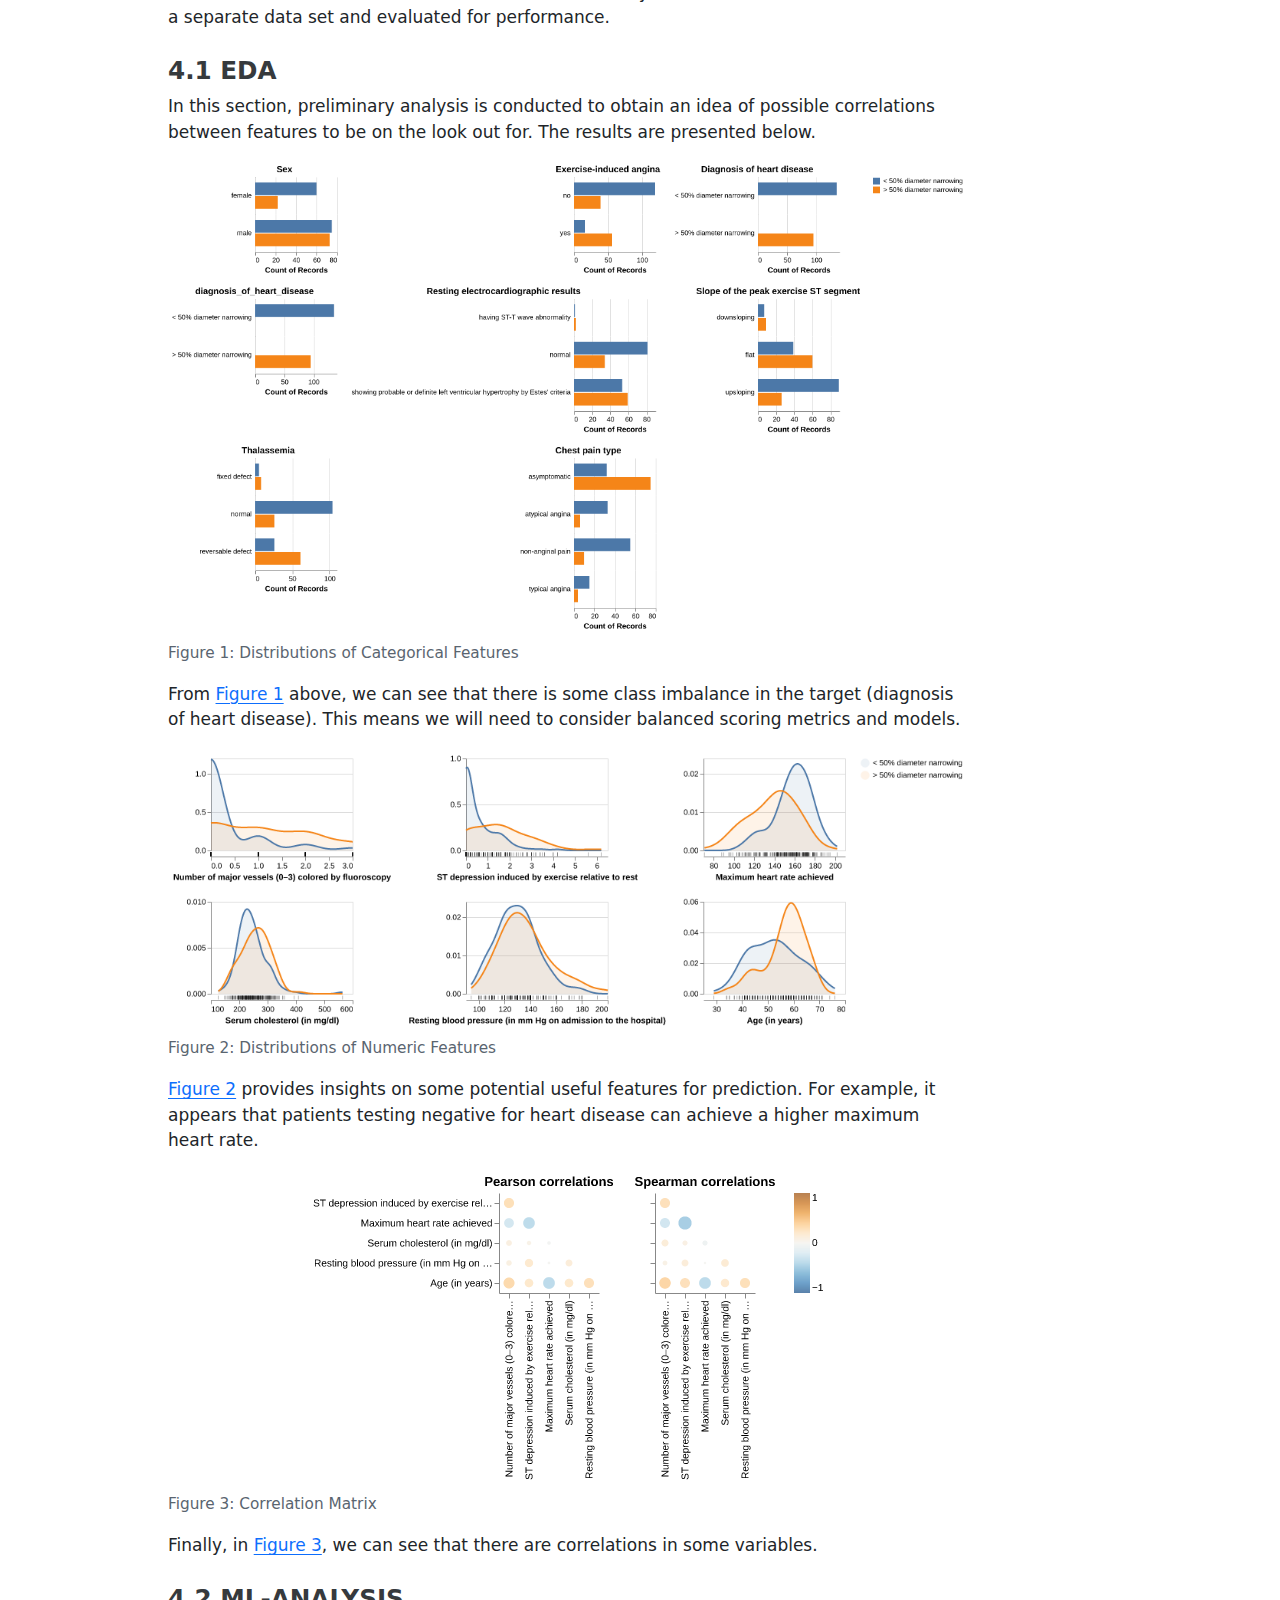
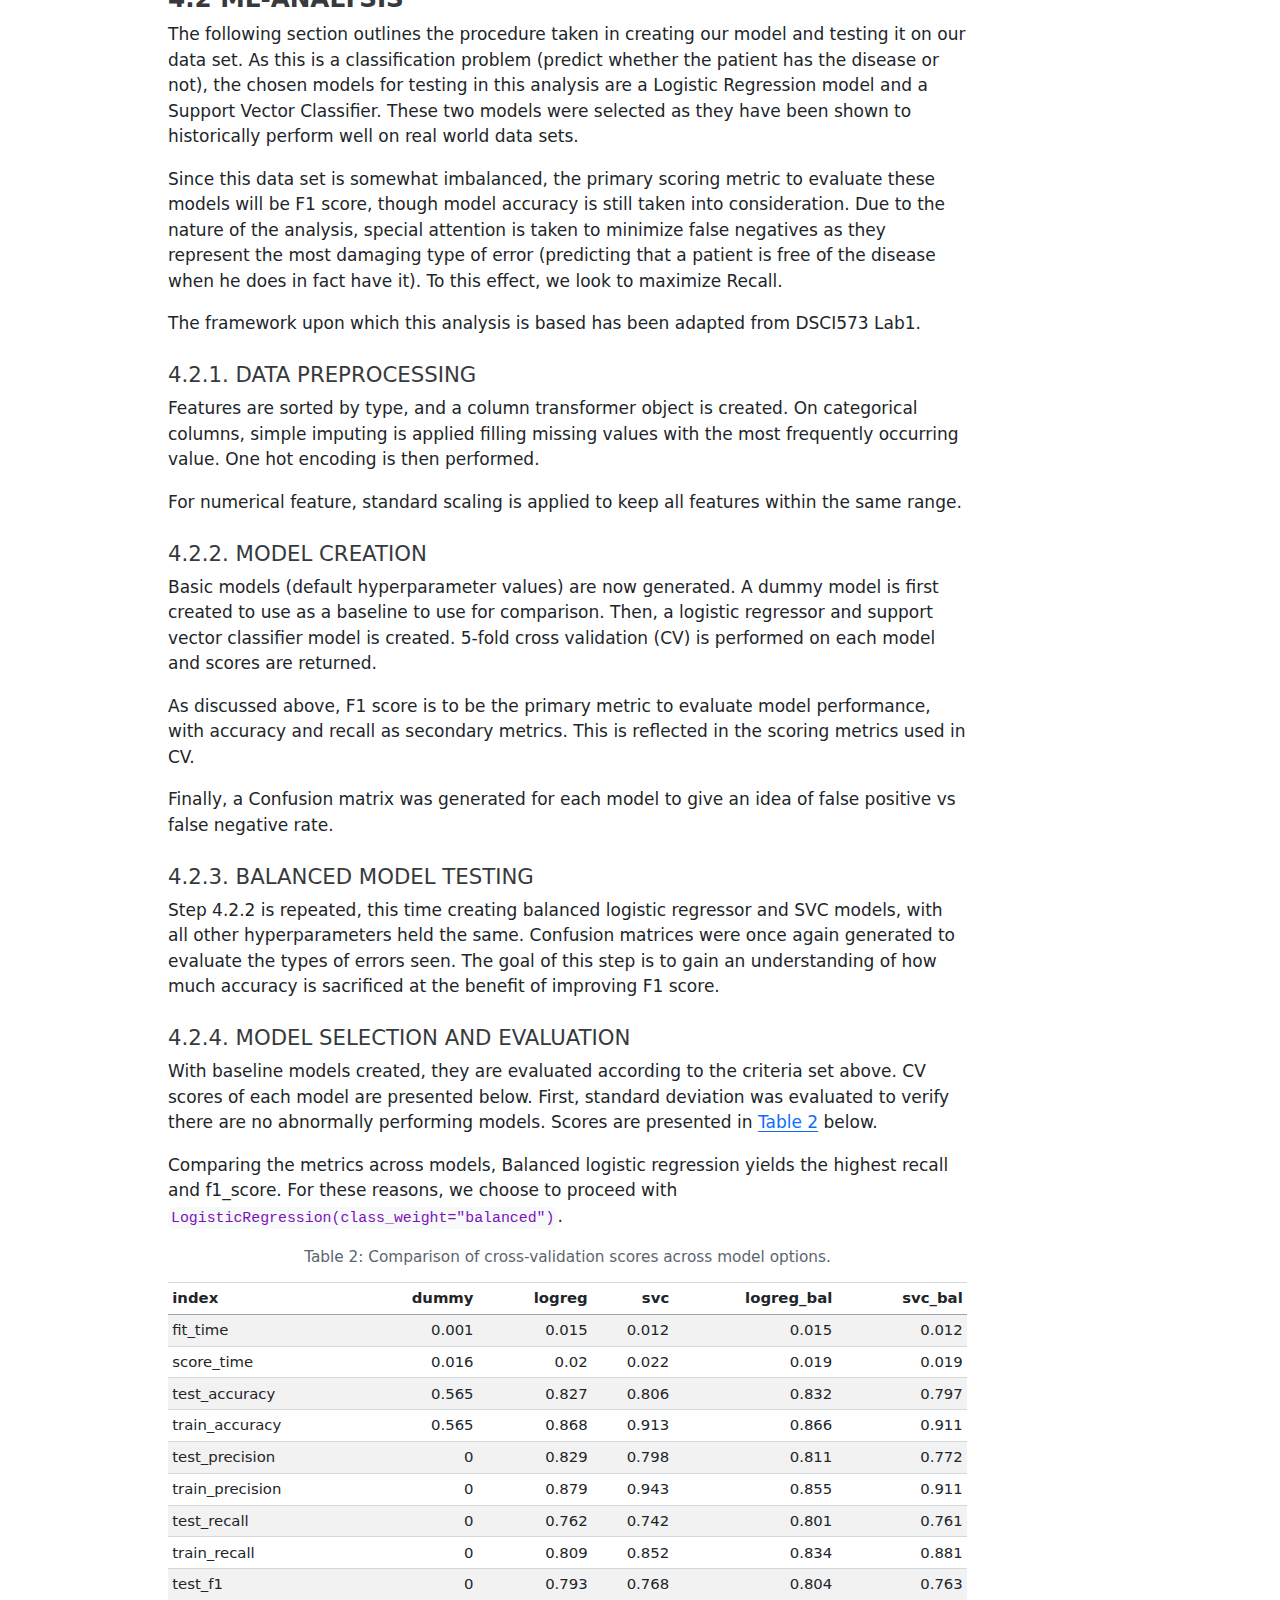
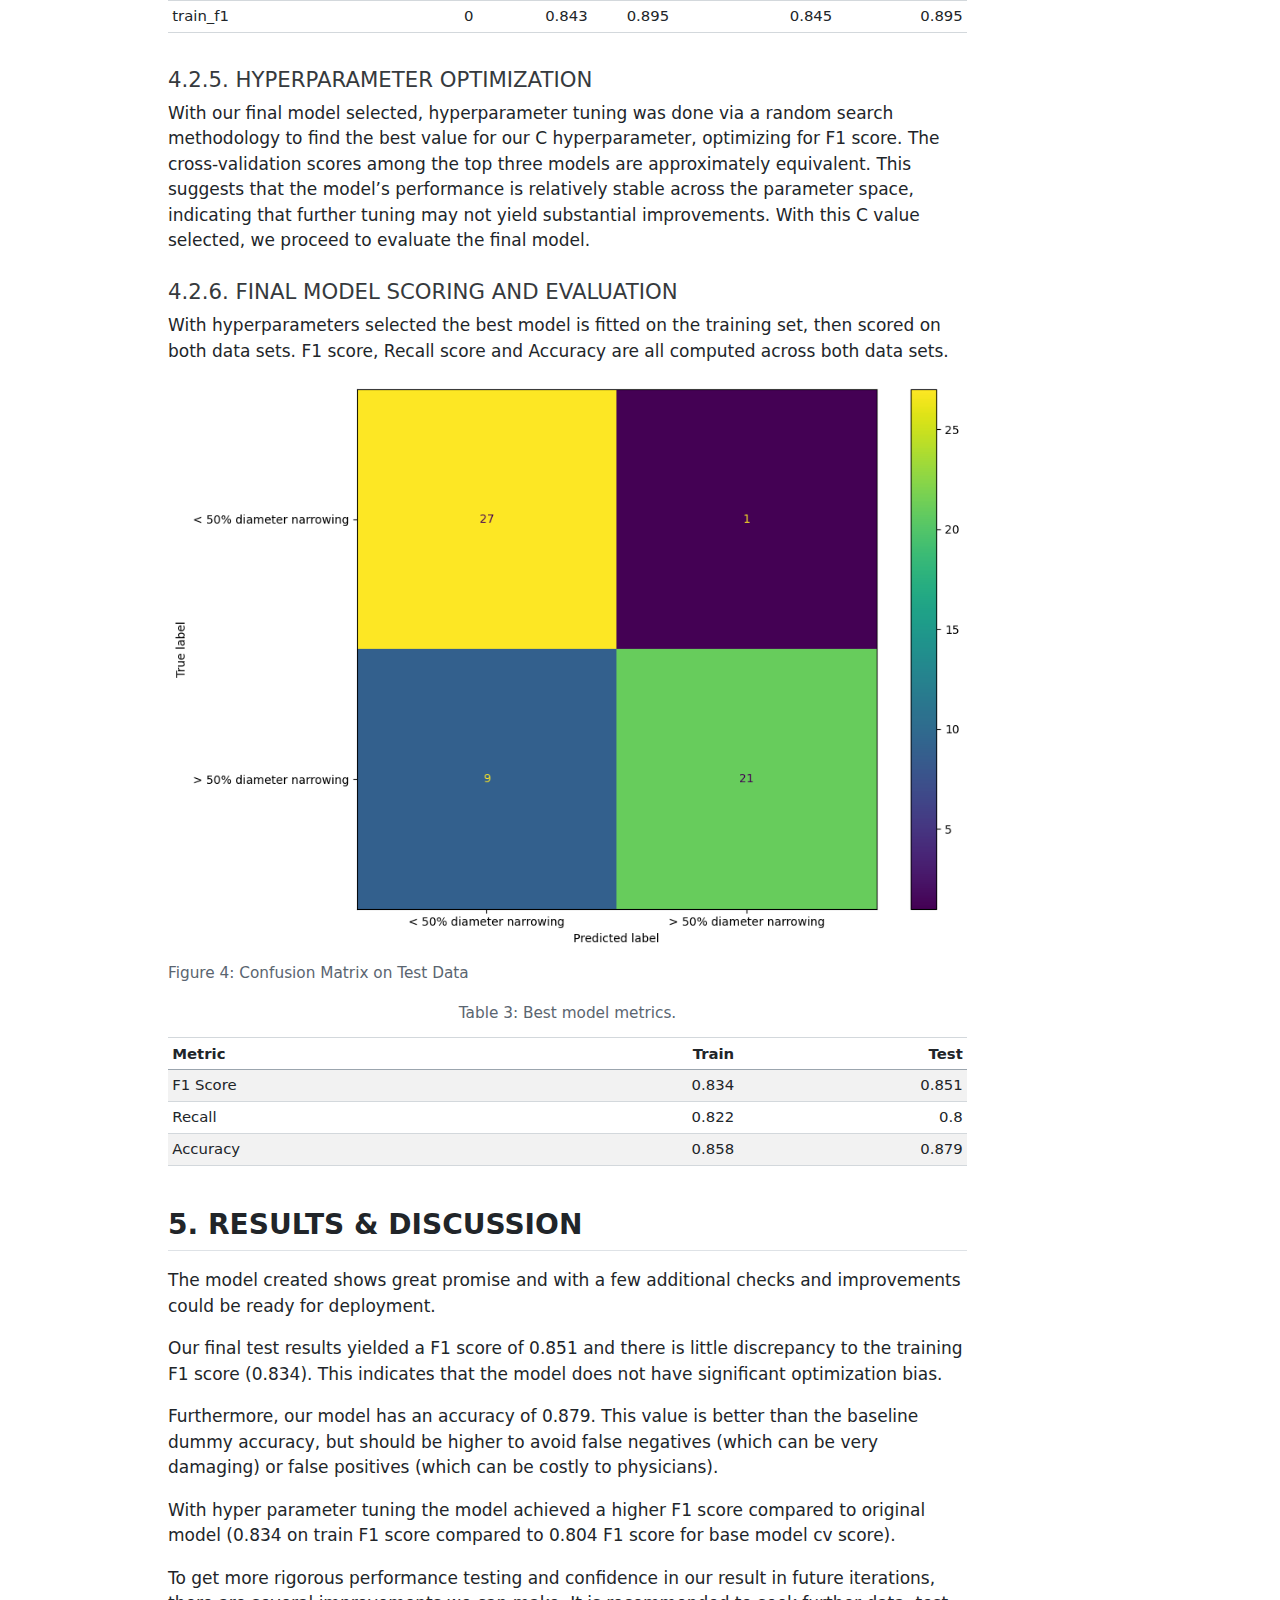
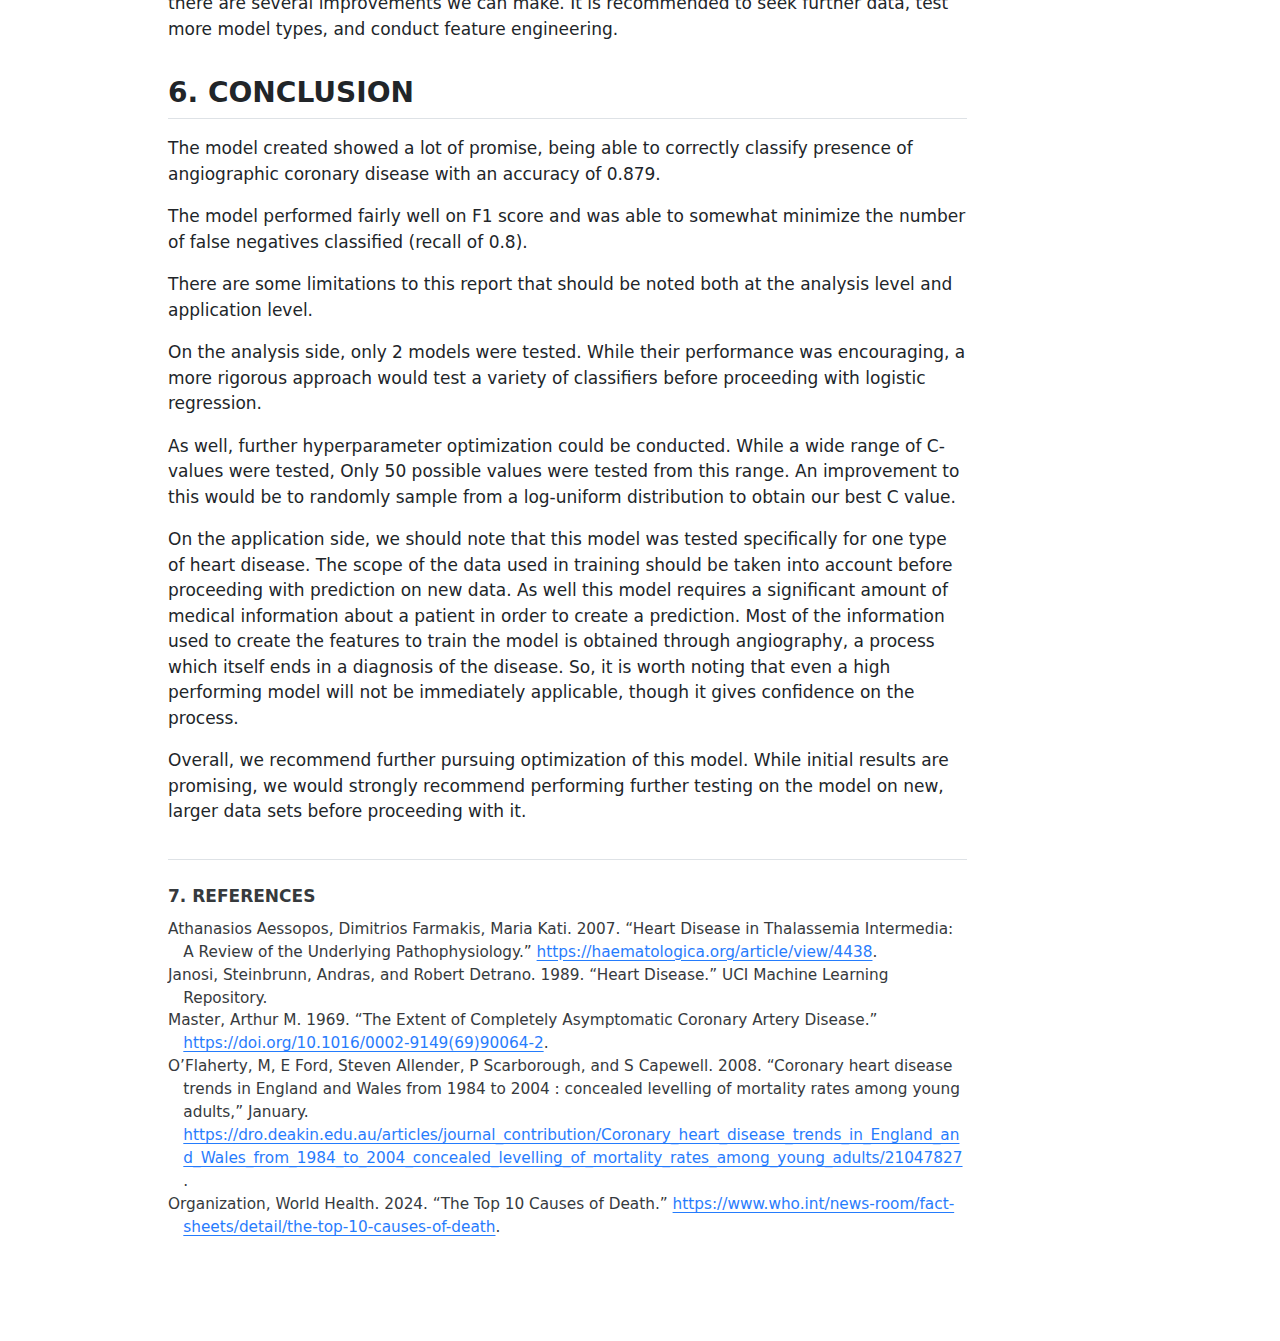
<file: reports/heart_diagnostic_analysis.html>
<!DOCTYPE html>
<html xmlns="http://www.w3.org/1999/xhtml" lang="en" xml:lang="en"><head>

<meta charset="utf-8">
<meta name="generator" content="quarto-1.5.57">

<meta name="viewport" content="width=device-width, initial-scale=1.0, user-scalable=yes">

<meta name="author" content="Long Nguyen, Marek Boulerice, Sarah Eshafi, Hui Tang">

<title>Creating A Machine learning Model to Predict Presence of Coronary Artery Disease</title>
<style>
code{white-space: pre-wrap;}
span.smallcaps{font-variant: small-caps;}
div.columns{display: flex; gap: min(4vw, 1.5em);}
div.column{flex: auto; overflow-x: auto;}
div.hanging-indent{margin-left: 1.5em; text-indent: -1.5em;}
ul.task-list{list-style: none;}
ul.task-list li input[type="checkbox"] {
  width: 0.8em;
  margin: 0 0.8em 0.2em -1em; /* quarto-specific, see https://github.com/quarto-dev/quarto-cli/issues/4556 */ 
  vertical-align: middle;
}
/* CSS for citations */
div.csl-bib-body { }
div.csl-entry {
  clear: both;
  margin-bottom: 0em;
}
.hanging-indent div.csl-entry {
  margin-left:2em;
  text-indent:-2em;
}
div.csl-left-margin {
  min-width:2em;
  float:left;
}
div.csl-right-inline {
  margin-left:2em;
  padding-left:1em;
}
div.csl-indent {
  margin-left: 2em;
}</style>


<script src="heart_diagnostic_analysis_files/libs/clipboard/clipboard.min.js"></script>
<script src="heart_diagnostic_analysis_files/libs/quarto-html/quarto.js"></script>
<script src="heart_diagnostic_analysis_files/libs/quarto-html/popper.min.js"></script>
<script src="heart_diagnostic_analysis_files/libs/quarto-html/tippy.umd.min.js"></script>
<script src="heart_diagnostic_analysis_files/libs/quarto-html/anchor.min.js"></script>
<link href="heart_diagnostic_analysis_files/libs/quarto-html/tippy.css" rel="stylesheet">
<link href="heart_diagnostic_analysis_files/libs/quarto-html/quarto-syntax-highlighting.css" rel="stylesheet" id="quarto-text-highlighting-styles">
<script src="heart_diagnostic_analysis_files/libs/bootstrap/bootstrap.min.js"></script>
<link href="heart_diagnostic_analysis_files/libs/bootstrap/bootstrap-icons.css" rel="stylesheet">
<link href="heart_diagnostic_analysis_files/libs/bootstrap/bootstrap.min.css" rel="stylesheet" id="quarto-bootstrap" data-mode="light">


</head>

<body>

<div id="quarto-content" class="page-columns page-rows-contents page-layout-article">
<div id="quarto-margin-sidebar" class="sidebar margin-sidebar">
  <nav id="TOC" role="doc-toc" class="toc-active">
    <h2 id="toc-title">Table of contents</h2>
   
  <ul>
  <li><a href="#summary" id="toc-summary" class="nav-link active" data-scroll-target="#summary">1. SUMMARY</a></li>
  <li><a href="#introduction" id="toc-introduction" class="nav-link" data-scroll-target="#introduction">2. INTRODUCTION</a></li>
  <li><a href="#data-validation-cleaning" id="toc-data-validation-cleaning" class="nav-link" data-scroll-target="#data-validation-cleaning">3. DATA VALIDATION &amp; CLEANING</a></li>
  <li><a href="#method" id="toc-method" class="nav-link" data-scroll-target="#method">4. METHOD</a>
  <ul class="collapse">
  <li><a href="#eda" id="toc-eda" class="nav-link" data-scroll-target="#eda">4.1 EDA</a></li>
  <li><a href="#ml-analysis" id="toc-ml-analysis" class="nav-link" data-scroll-target="#ml-analysis">4.2 ML-ANALYSIS</a></li>
  </ul></li>
  <li><a href="#results-discussion" id="toc-results-discussion" class="nav-link" data-scroll-target="#results-discussion">5. RESULTS &amp; DISCUSSION</a></li>
  <li><a href="#conclusion" id="toc-conclusion" class="nav-link" data-scroll-target="#conclusion">6. CONCLUSION</a></li>
  <li><a href="#references" id="toc-references" class="nav-link" data-scroll-target="#references">7. REFERENCES</a></li>
  </ul>
</nav>
</div>
<main class="content" id="quarto-document-content">

<header id="title-block-header" class="quarto-title-block default">
<div class="quarto-title">
<h1 class="title">Creating A Machine learning Model to Predict Presence of Coronary Artery Disease</h1>
</div>



<div class="quarto-title-meta">

    <div>
    <div class="quarto-title-meta-heading">Author</div>
    <div class="quarto-title-meta-contents">
             <p>Long Nguyen, Marek Boulerice, Sarah Eshafi, Hui Tang </p>
          </div>
  </div>
    
  
    
  </div>
  


</header>


<section id="summary" class="level2">
<h2 class="anchored" data-anchor-id="summary">1. SUMMARY</h2>
<p>The following document covers a machine learning model analysis with a goal to predict angiographic coronary disease in patients. Data is pulled from patients undergoing angiography at the Cleveland Clinic in Ohio. This analysis is composed of Exploratory Data Analysis, testing of various machine models on a training data set, model optimization via hyperparameter, and final model performance analysis. The final model selected is a LogisticRegression Model, which performs quite well on unseen data. The model returns an F1 score of 0.851, while maintaining an accuracy of 0.879 on test data. Overall the model is quite promising in its potential applications. The high recall value of 0.8 is encouraging, signifying the model reports returns very few few missed cases of angiographic coronary diseases. Nevertheless, in a case as serious as predicting heart diseases even a few missed diagnoses are concerning. As such, we believe further tuning of the model should be performed. As well, there are some limitations to the model developed. The model requires significant amount of patient data to return an accurate prediction, which is collected in an in-clinic examination, at which point a diagnosis could likely be delivered regardless. Nevertheless, the results of the report show potential for a detection tool such as this to be used in the future, given further improvements.</p>
</section>
<section id="introduction" class="level2">
<h2 class="anchored" data-anchor-id="introduction">2. INTRODUCTION</h2>
<p>Heart disease is the leading cause of death worldwide <span class="citation" data-cites="cause_of_death">(<a href="#ref-cause_of_death" role="doc-biblioref">Organization 2024</a>)</span>. Treating these heart diseases depends on capability of detecting symptoms and diagnosing cases earlier. One complication to diagnosing heart diseases is that many cases are found to be asymptomatic <span class="citation" data-cites="asymptomatic_coronary_disease">(<a href="#ref-asymptomatic_coronary_disease" role="doc-biblioref">Master 1969</a>)</span>. This creates an opportunity for application of machine learning methods, where the following question can be asked: Given various details about a client’s medical status, can we create a statistical model to accurately predict whether the patient has the disease? The goal of the following analysis is to create a model that can answer this question. To be best suited to the problem, the model should retain a high accuracy while minimizing the number of false negatives (i.e.&nbsp;predicting that a patient does not have the heart disease when the patient in fact does).</p>
<p>In particular, this analysis focuses on detection of angiographic coronary disease. The data set used in creating our model was taken from 303 patients undergoing angiography Cleveland Clinic in Cleveland, Ohio <span class="citation" data-cites="heart_disease_45">(<a href="#ref-heart_disease_45" role="doc-biblioref">Janosi and Detrano 1989</a>)</span>. From this procedure, a set of parameters were collected on each patient, and a diagnosis of whether the patient had the angiographic coronary disease (signified by a diameter narrowing of the coronary artery by at least 50%). This is to serve as the target variable in our analysis.</p>
<p>The set of parameters collected during the procedure, used as our features for model training, are as follows:</p>
<ul>
<li><strong>Age (in years)</strong> : Age of patient (years)</li>
<li><strong>Sex</strong> : Sex of patient (male or female)</li>
<li><strong>Chest pain type</strong>: categorical feature describing the type of pain experienced by the patient</li>
<li><strong>Resting Blood Pressure</strong>: numeric feature giving patients resting blood pressure</li>
<li><strong>Serum Cholesterol</strong> : numeric feature giving the patients Serum cholesterol in mg/dl</li>
<li><strong>Fasting blood sugar &gt; 120 mg/dl</strong> : binary feature indicating whether the patients Blood sugar level while fasting exceeded 120 mg/dl</li>
<li><strong>Resting electrocardiographic results</strong>: categorical feature reporting patients ECG results</li>
<li><strong>Maximum heart rate achieved</strong>: numeric feature giving maximum heart rate achieved by patient</li>
<li><strong>Exercise-induced angina</strong>: binary feature indicating whether patient underwent exercise induced angina</li>
<li><strong>ST depression induced by exercise relative to rest</strong>: numeric feature indicating the ST depression induced by exercise relative to rest</li>
<li><strong>Slope of the peak exercise ST segment</strong></li>
<li><strong>Thalassemia</strong> : categorical feature indicating if patient suffered from Thalassemia</li>
</ul>
<p>The following sections will discuss the decisions made and results in our Exploratory Data analysis, Machine learning model training, and final model performance.</p>
<p>This report also drew information from the study done by <span class="citation" data-cites="OFlaherty2008">(<a href="#ref-OFlaherty2008" role="doc-biblioref">O’Flaherty et al. 2008</a>)</span> and <span class="citation" data-cites="thalassemia">(<a href="#ref-thalassemia" role="doc-biblioref">Athanasios Aessopos 2007</a>)</span></p>
</section>
<section id="data-validation-cleaning" class="level2">
<h2 class="anchored" data-anchor-id="data-validation-cleaning">3. DATA VALIDATION &amp; CLEANING</h2>
<p>From an initial preview of the data, some issues were corrected immediately, before performing formal data validation. This includes removing invalid target values (i.e.&nbsp;values outside of range) and converting the values to their semantic meaning. The output of the data cleaning can be seen in <a href="#tbl-head" class="quarto-xref">Table&nbsp;1</a> below.</p>
<div class="cell" data-execution_count="3">
<div id="tbl-head" class="cell quarto-float quarto-figure quarto-figure-center anchored" data-execution_count="3">
<figure class="quarto-float quarto-float-tbl figure">
<figcaption class="quarto-float-caption-top quarto-float-caption quarto-float-tbl" id="tbl-head-caption-0ceaefa1-69ba-4598-a22c-09a6ac19f8ca">
Table&nbsp;1: Preview of cleaned data.
</figcaption>
<div aria-describedby="tbl-head-caption-0ceaefa1-69ba-4598-a22c-09a6ac19f8ca">
<div class="cell-output cell-output-display cell-output-markdown" data-execution_count="3">
<table class="do-not-create-environment cell caption-top table table-sm table-striped small">
<colgroup>
<col style="width: 3%">
<col style="width: 1%">
<col style="width: 3%">
<col style="width: 12%">
<col style="width: 6%">
<col style="width: 6%">
<col style="width: 15%">
<col style="width: 6%">
<col style="width: 5%">
<col style="width: 10%">
<col style="width: 7%">
<col style="width: 10%">
<col style="width: 3%">
<col style="width: 5%">
</colgroup>
<thead>
<tr class="header">
<th style="text-align: right;">Age (in years)</th>
<th style="text-align: left;">Sex</th>
<th style="text-align: left;">Chest pain type</th>
<th style="text-align: right;">Resting blood pressure (in mm Hg on admission to the hospital)</th>
<th style="text-align: right;">Serum cholesterol (in mg/dl)</th>
<th style="text-align: left;">Fasting blood sugar &gt; 120 mg/dl</th>
<th style="text-align: left;">Resting electrocardiographic results</th>
<th style="text-align: right;">Maximum heart rate achieved</th>
<th style="text-align: left;">Exercise-induced angina</th>
<th style="text-align: right;">ST depression induced by exercise relative to rest</th>
<th style="text-align: left;">Slope of the peak exercise ST segment</th>
<th style="text-align: right;">Number of major vessels (0–3) colored by fluoroscopy</th>
<th style="text-align: left;">Thalassemia</th>
<th style="text-align: left;">Diagnosis of heart disease</th>
</tr>
</thead>
<tbody>
<tr class="odd">
<td style="text-align: right;">69</td>
<td style="text-align: left;">male</td>
<td style="text-align: left;">non-anginal pain</td>
<td style="text-align: right;">140</td>
<td style="text-align: right;">254</td>
<td style="text-align: left;">False</td>
<td style="text-align: left;">showing probable or definite left ventricular hypertrophy by Estes’ criteria</td>
<td style="text-align: right;">146</td>
<td style="text-align: left;">no</td>
<td style="text-align: right;">2</td>
<td style="text-align: left;">flat</td>
<td style="text-align: right;">3</td>
<td style="text-align: left;">reversable defect</td>
<td style="text-align: left;">&gt; 50% diameter narrowing</td>
</tr>
<tr class="even">
<td style="text-align: right;">59</td>
<td style="text-align: left;">male</td>
<td style="text-align: left;">asymptomatic</td>
<td style="text-align: right;">164</td>
<td style="text-align: right;">176</td>
<td style="text-align: left;">True</td>
<td style="text-align: left;">showing probable or definite left ventricular hypertrophy by Estes’ criteria</td>
<td style="text-align: right;">90</td>
<td style="text-align: left;">no</td>
<td style="text-align: right;">1</td>
<td style="text-align: left;">flat</td>
<td style="text-align: right;">2</td>
<td style="text-align: left;">fixed defect</td>
<td style="text-align: left;">&gt; 50% diameter narrowing</td>
</tr>
<tr class="odd">
<td style="text-align: right;">56</td>
<td style="text-align: left;">male</td>
<td style="text-align: left;">asymptomatic</td>
<td style="text-align: right;">132</td>
<td style="text-align: right;">184</td>
<td style="text-align: left;">False</td>
<td style="text-align: left;">showing probable or definite left ventricular hypertrophy by Estes’ criteria</td>
<td style="text-align: right;">105</td>
<td style="text-align: left;">yes</td>
<td style="text-align: right;">2.1</td>
<td style="text-align: left;">flat</td>
<td style="text-align: right;">1</td>
<td style="text-align: left;">fixed defect</td>
<td style="text-align: left;">&gt; 50% diameter narrowing</td>
</tr>
<tr class="even">
<td style="text-align: right;">51</td>
<td style="text-align: left;">male</td>
<td style="text-align: left;">non-anginal pain</td>
<td style="text-align: right;">125</td>
<td style="text-align: right;">245</td>
<td style="text-align: left;">True</td>
<td style="text-align: left;">showing probable or definite left ventricular hypertrophy by Estes’ criteria</td>
<td style="text-align: right;">166</td>
<td style="text-align: left;">no</td>
<td style="text-align: right;">2.4</td>
<td style="text-align: left;">flat</td>
<td style="text-align: right;">0</td>
<td style="text-align: left;">normal</td>
<td style="text-align: left;">&lt; 50% diameter narrowing</td>
</tr>
<tr class="odd">
<td style="text-align: right;">62</td>
<td style="text-align: left;">female</td>
<td style="text-align: left;">non-anginal pain</td>
<td style="text-align: right;">130</td>
<td style="text-align: right;">263</td>
<td style="text-align: left;">False</td>
<td style="text-align: left;">normal</td>
<td style="text-align: right;">97</td>
<td style="text-align: left;">no</td>
<td style="text-align: right;">1.2</td>
<td style="text-align: left;">flat</td>
<td style="text-align: right;">1</td>
<td style="text-align: left;">reversable defect</td>
<td style="text-align: left;">&gt; 50% diameter narrowing</td>
</tr>
</tbody>
</table>
</div>
</div>
</figure>
</div>
</div>
<p>Next, we evaluated whether the features in the train and test dataset are distributed similarly using deepchecks. The check concluded that that the features were not distributed significantly and our distributions are as expected.</p>
</section>
<section id="method" class="level2">
<h2 class="anchored" data-anchor-id="method">4. METHOD</h2>
<p>The following section outlines the steps taken in manipulating our data and creating our model.</p>
<p>EDA is first conducted to obtain an idea of feature importance and to establish any important correlations to watch for. Machine learning analysis is then performed, where multiple models are tested and their performance compared. The best performing model is selected to proceed with. On this model, hyperparameter optimization is completed via random search to tune our model and obtain best results. Finally, the model is trained and tested on a separate data set and evaluated for performance.</p>
<section id="eda" class="level3">
<h3 class="anchored" data-anchor-id="eda">4.1 EDA</h3>
<p>In this section, preliminary analysis is conducted to obtain an idea of possible correlations between features to be on the look out for. The results are presented below.</p>
<div id="fig-cat-dist" class="quarto-float quarto-figure quarto-figure-center anchored">
<figure class="quarto-float quarto-float-fig figure">
<div aria-describedby="fig-cat-dist-caption-0ceaefa1-69ba-4598-a22c-09a6ac19f8ca">
<img src="../results/figures/categorical_distributions.png" class="img-fluid figure-img">
</div>
<figcaption class="quarto-float-caption-bottom quarto-float-caption quarto-float-fig" id="fig-cat-dist-caption-0ceaefa1-69ba-4598-a22c-09a6ac19f8ca">
Figure&nbsp;1: Distributions of Categorical Features
</figcaption>
</figure>
</div>
<p>From <a href="#fig-cat-dist" class="quarto-xref">Figure&nbsp;1</a> above, we can see that there is some class imbalance in the target (diagnosis of heart disease). This means we will need to consider balanced scoring metrics and models.</p>
<div id="fig-num-dist" class="quarto-float quarto-figure quarto-figure-center anchored">
<figure class="quarto-float quarto-float-fig figure">
<div aria-describedby="fig-num-dist-caption-0ceaefa1-69ba-4598-a22c-09a6ac19f8ca">
<img src="../results/figures/numeric_distributions.png" class="img-fluid figure-img">
</div>
<figcaption class="quarto-float-caption-bottom quarto-float-caption quarto-float-fig" id="fig-num-dist-caption-0ceaefa1-69ba-4598-a22c-09a6ac19f8ca">
Figure&nbsp;2: Distributions of Numeric Features
</figcaption>
</figure>
</div>
<p><a href="#fig-num-dist" class="quarto-xref">Figure&nbsp;2</a> provides insights on some potential useful features for prediction. For example, it appears that patients testing negative for heart disease can achieve a higher maximum heart rate.</p>
<div id="fig-cor-mat" class="quarto-float quarto-figure quarto-figure-center anchored">
<figure class="quarto-float quarto-float-fig figure">
<div aria-describedby="fig-cor-mat-caption-0ceaefa1-69ba-4598-a22c-09a6ac19f8ca">
<img src="../results/figures/correlation_matrix.png" class="img-fluid figure-img">
</div>
<figcaption class="quarto-float-caption-bottom quarto-float-caption quarto-float-fig" id="fig-cor-mat-caption-0ceaefa1-69ba-4598-a22c-09a6ac19f8ca">
Figure&nbsp;3: Correlation Matrix
</figcaption>
</figure>
</div>
<p>Finally, in <a href="#fig-cor-mat" class="quarto-xref">Figure&nbsp;3</a>, we can see that there are correlations in some variables.</p>
</section>
<section id="ml-analysis" class="level3">
<h3 class="anchored" data-anchor-id="ml-analysis">4.2 ML-ANALYSIS</h3>
<p>The following section outlines the procedure taken in creating our model and testing it on our data set. As this is a classification problem (predict whether the patient has the disease or not), the chosen models for testing in this analysis are a Logistic Regression model and a Support Vector Classifier. These two models were selected as they have been shown to historically perform well on real world data sets.</p>
<p>Since this data set is somewhat imbalanced, the primary scoring metric to evaluate these models will be F1 score, though model accuracy is still taken into consideration. Due to the nature of the analysis, special attention is taken to minimize false negatives as they represent the most damaging type of error (predicting that a patient is free of the disease when he does in fact have it). To this effect, we look to maximize Recall.</p>
<p>The framework upon which this analysis is based has been adapted from DSCI573 Lab1.</p>
<section id="data-preprocessing" class="level4">
<h4 class="anchored" data-anchor-id="data-preprocessing">4.2.1. DATA PREPROCESSING</h4>
<p>Features are sorted by type, and a column transformer object is created. On categorical columns, simple imputing is applied filling missing values with the most frequently occurring value. One hot encoding is then performed.</p>
<p>For numerical feature, standard scaling is applied to keep all features within the same range.</p>
</section>
<section id="model-creation" class="level4">
<h4 class="anchored" data-anchor-id="model-creation">4.2.2. MODEL CREATION</h4>
<p>Basic models (default hyperparameter values) are now generated. A dummy model is first created to use as a baseline to use for comparison. Then, a logistic regressor and support vector classifier model is created. 5-fold cross validation (CV) is performed on each model and scores are returned.</p>
<p>As discussed above, F1 score is to be the primary metric to evaluate model performance, with accuracy and recall as secondary metrics. This is reflected in the scoring metrics used in CV.</p>
<p>Finally, a Confusion matrix was generated for each model to give an idea of false positive vs false negative rate.</p>
</section>
<section id="balanced-model-testing" class="level4">
<h4 class="anchored" data-anchor-id="balanced-model-testing">4.2.3. BALANCED MODEL TESTING</h4>
<p>Step 4.2.2 is repeated, this time creating balanced logistic regressor and SVC models, with all other hyperparameters held the same. Confusion matrices were once again generated to evaluate the types of errors seen. The goal of this step is to gain an understanding of how much accuracy is sacrificed at the benefit of improving F1 score.</p>
</section>
<section id="model-selection-and-evaluation" class="level4">
<h4 class="anchored" data-anchor-id="model-selection-and-evaluation">4.2.4. MODEL SELECTION AND EVALUATION</h4>
<p>With baseline models created, they are evaluated according to the criteria set above. CV scores of each model are presented below. First, standard deviation was evaluated to verify there are no abnormally performing models. Scores are presented in <a href="#tbl-model-cv-comps" class="quarto-xref">Table&nbsp;2</a> below.</p>
<p>Comparing the metrics across models, Balanced logistic regression yields the highest recall and f1_score. For these reasons, we choose to proceed with <code>LogisticRegression(class_weight="balanced")</code>.</p>
<div class="cell" data-execution_count="4">
<div id="tbl-model-cv-comps" class="cell quarto-float quarto-figure quarto-figure-center anchored" data-execution_count="4">
<figure class="quarto-float quarto-float-tbl figure">
<figcaption class="quarto-float-caption-top quarto-float-caption quarto-float-tbl" id="tbl-model-cv-comps-caption-0ceaefa1-69ba-4598-a22c-09a6ac19f8ca">
Table&nbsp;2: Comparison of cross-validation scores across model options.
</figcaption>
<div aria-describedby="tbl-model-cv-comps-caption-0ceaefa1-69ba-4598-a22c-09a6ac19f8ca">
<div class="cell-output cell-output-display cell-output-markdown" data-execution_count="4">
<table class="do-not-create-environment cell caption-top table table-sm table-striped small">
<colgroup>
<col style="width: 25%">
<col style="width: 13%">
<col style="width: 14%">
<col style="width: 10%">
<col style="width: 20%">
<col style="width: 16%">
</colgroup>
<thead>
<tr class="header">
<th style="text-align: left;">index</th>
<th style="text-align: right;">dummy</th>
<th style="text-align: right;">logreg</th>
<th style="text-align: right;">svc</th>
<th style="text-align: right;">logreg_bal</th>
<th style="text-align: right;">svc_bal</th>
</tr>
</thead>
<tbody>
<tr class="odd">
<td style="text-align: left;">fit_time</td>
<td style="text-align: right;">0.001</td>
<td style="text-align: right;">0.015</td>
<td style="text-align: right;">0.012</td>
<td style="text-align: right;">0.015</td>
<td style="text-align: right;">0.012</td>
</tr>
<tr class="even">
<td style="text-align: left;">score_time</td>
<td style="text-align: right;">0.016</td>
<td style="text-align: right;">0.02</td>
<td style="text-align: right;">0.022</td>
<td style="text-align: right;">0.019</td>
<td style="text-align: right;">0.019</td>
</tr>
<tr class="odd">
<td style="text-align: left;">test_accuracy</td>
<td style="text-align: right;">0.565</td>
<td style="text-align: right;">0.827</td>
<td style="text-align: right;">0.806</td>
<td style="text-align: right;">0.832</td>
<td style="text-align: right;">0.797</td>
</tr>
<tr class="even">
<td style="text-align: left;">train_accuracy</td>
<td style="text-align: right;">0.565</td>
<td style="text-align: right;">0.868</td>
<td style="text-align: right;">0.913</td>
<td style="text-align: right;">0.866</td>
<td style="text-align: right;">0.911</td>
</tr>
<tr class="odd">
<td style="text-align: left;">test_precision</td>
<td style="text-align: right;">0</td>
<td style="text-align: right;">0.829</td>
<td style="text-align: right;">0.798</td>
<td style="text-align: right;">0.811</td>
<td style="text-align: right;">0.772</td>
</tr>
<tr class="even">
<td style="text-align: left;">train_precision</td>
<td style="text-align: right;">0</td>
<td style="text-align: right;">0.879</td>
<td style="text-align: right;">0.943</td>
<td style="text-align: right;">0.855</td>
<td style="text-align: right;">0.911</td>
</tr>
<tr class="odd">
<td style="text-align: left;">test_recall</td>
<td style="text-align: right;">0</td>
<td style="text-align: right;">0.762</td>
<td style="text-align: right;">0.742</td>
<td style="text-align: right;">0.801</td>
<td style="text-align: right;">0.761</td>
</tr>
<tr class="even">
<td style="text-align: left;">train_recall</td>
<td style="text-align: right;">0</td>
<td style="text-align: right;">0.809</td>
<td style="text-align: right;">0.852</td>
<td style="text-align: right;">0.834</td>
<td style="text-align: right;">0.881</td>
</tr>
<tr class="odd">
<td style="text-align: left;">test_f1</td>
<td style="text-align: right;">0</td>
<td style="text-align: right;">0.793</td>
<td style="text-align: right;">0.768</td>
<td style="text-align: right;">0.804</td>
<td style="text-align: right;">0.763</td>
</tr>
<tr class="even">
<td style="text-align: left;">train_f1</td>
<td style="text-align: right;">0</td>
<td style="text-align: right;">0.843</td>
<td style="text-align: right;">0.895</td>
<td style="text-align: right;">0.845</td>
<td style="text-align: right;">0.895</td>
</tr>
</tbody>
</table>
</div>
</div>
</figure>
</div>
</div>
</section>
<section id="hyperparameter-optimization" class="level4">
<h4 class="anchored" data-anchor-id="hyperparameter-optimization">4.2.5. HYPERPARAMETER OPTIMIZATION</h4>
<p>With our final model selected, hyperparameter tuning was done via a random search methodology to find the best value for our C hyperparameter, optimizing for F1 score. The cross-validation scores among the top three models are approximately equivalent. This suggests that the model’s performance is relatively stable across the parameter space, indicating that further tuning may not yield substantial improvements. With this C value selected, we proceed to evaluate the final model.</p>
</section>
<section id="final-model-scoring-and-evaluation" class="level4">
<h4 class="anchored" data-anchor-id="final-model-scoring-and-evaluation">4.2.6. FINAL MODEL SCORING AND EVALUATION</h4>
<p>With hyperparameters selected the best model is fitted on the training set, then scored on both data sets. F1 score, Recall score and Accuracy are all computed across both data sets.</p>
<div id="fig-conf-mat" class="quarto-float quarto-figure quarto-figure-center anchored">
<figure class="quarto-float quarto-float-fig figure">
<div aria-describedby="fig-conf-mat-caption-0ceaefa1-69ba-4598-a22c-09a6ac19f8ca">
<img src="../results/figures/confusion_matrix.png" class="img-fluid figure-img">
</div>
<figcaption class="quarto-float-caption-bottom quarto-float-caption quarto-float-fig" id="fig-conf-mat-caption-0ceaefa1-69ba-4598-a22c-09a6ac19f8ca">
Figure&nbsp;4: Confusion Matrix on Test Data
</figcaption>
</figure>
</div>
<div class="cell" data-execution_count="5">
<div id="tbl-model-results" class="cell quarto-float quarto-figure quarto-figure-center anchored" data-execution_count="5">
<figure class="quarto-float quarto-float-tbl figure">
<figcaption class="quarto-float-caption-top quarto-float-caption quarto-float-tbl" id="tbl-model-results-caption-0ceaefa1-69ba-4598-a22c-09a6ac19f8ca">
Table&nbsp;3: Best model metrics.
</figcaption>
<div aria-describedby="tbl-model-results-caption-0ceaefa1-69ba-4598-a22c-09a6ac19f8ca">
<div class="cell-output cell-output-display cell-output-markdown" data-execution_count="5">
<table class="do-not-create-environment cell caption-top table table-sm table-striped small">
<thead>
<tr class="header">
<th style="text-align: left;">Metric</th>
<th style="text-align: right;">Train</th>
<th style="text-align: right;">Test</th>
</tr>
</thead>
<tbody>
<tr class="odd">
<td style="text-align: left;">F1 Score</td>
<td style="text-align: right;">0.834</td>
<td style="text-align: right;">0.851</td>
</tr>
<tr class="even">
<td style="text-align: left;">Recall</td>
<td style="text-align: right;">0.822</td>
<td style="text-align: right;">0.8</td>
</tr>
<tr class="odd">
<td style="text-align: left;">Accuracy</td>
<td style="text-align: right;">0.858</td>
<td style="text-align: right;">0.879</td>
</tr>
</tbody>
</table>
</div>
</div>
</figure>
</div>
</div>
</section>
</section>
</section>
<section id="results-discussion" class="level2">
<h2 class="anchored" data-anchor-id="results-discussion">5. RESULTS &amp; DISCUSSION</h2>
<p>The model created shows great promise and with a few additional checks and improvements could be ready for deployment.</p>
<p>Our final test results yielded a F1 score of 0.851 and there is little discrepancy to the training F1 score (0.834). This indicates that the model does not have significant optimization bias.</p>
<p>Furthermore, our model has an accuracy of 0.879. This value is better than the baseline dummy accuracy, but should be higher to avoid false negatives (which can be very damaging) or false positives (which can be costly to physicians).</p>
<p>With hyper parameter tuning the model achieved a higher F1 score compared to original model (0.834 on train F1 score compared to 0.804 F1 score for base model cv score).</p>
<p>To get more rigorous performance testing and confidence in our result in future iterations, there are several improvements we can make. It is recommended to seek further data, test more model types, and conduct feature engineering.</p>
</section>
<section id="conclusion" class="level2">
<h2 class="anchored" data-anchor-id="conclusion">6. CONCLUSION</h2>
<p>The model created showed a lot of promise, being able to correctly classify presence of angiographic coronary disease with an accuracy of 0.879.</p>
<p>The model performed fairly well on F1 score and was able to somewhat minimize the number of false negatives classified (recall of 0.8).</p>
<p>There are some limitations to this report that should be noted both at the analysis level and application level.</p>
<p>On the analysis side, only 2 models were tested. While their performance was encouraging, a more rigorous approach would test a variety of classifiers before proceeding with logistic regression.</p>
<p>As well, further hyperparameter optimization could be conducted. While a wide range of C-values were tested, Only 50 possible values were tested from this range. An improvement to this would be to randomly sample from a log-uniform distribution to obtain our best C value.</p>
<p>On the application side, we should note that this model was tested specifically for one type of heart disease. The scope of the data used in training should be taken into account before proceeding with prediction on new data. As well this model requires a significant amount of medical information about a patient in order to create a prediction. Most of the information used to create the features to train the model is obtained through angiography, a process which itself ends in a diagnosis of the disease. So, it is worth noting that even a high performing model will not be immediately applicable, though it gives confidence on the process.</p>
<p>Overall, we recommend further pursuing optimization of this model. While initial results are promising, we would strongly recommend performing further testing on the model on new, larger data sets before proceeding with it.</p>
</section>
<section id="references" class="level2 unnumbered">


</section>

<div id="quarto-appendix" class="default"><section class="quarto-appendix-contents" role="doc-bibliography" id="quarto-bibliography"><h2 class="anchored quarto-appendix-heading">7. REFERENCES</h2><div id="refs" class="references csl-bib-body hanging-indent" data-entry-spacing="0" role="list">
<div id="ref-thalassemia" class="csl-entry" role="listitem">
Athanasios Aessopos, Dimitrios Farmakis, Maria Kati. 2007. <span>“Heart Disease in Thalassemia Intermedia: A Review of the Underlying Pathophysiology.”</span> <a href="https://haematologica.org/article/view/4438">https://haematologica.org/article/view/4438</a>.
</div>
<div id="ref-heart_disease_45" class="csl-entry" role="listitem">
Janosi, Steinbrunn, Andras, and Robert Detrano. 1989. <span>“<span>Heart Disease</span>.”</span> UCI Machine Learning Repository.
</div>
<div id="ref-asymptomatic_coronary_disease" class="csl-entry" role="listitem">
Master, Arthur M. 1969. <span>“The Extent of Completely Asymptomatic Coronary Artery Disease.”</span> <a href="https://doi.org/10.1016/0002-9149(69)90064-2">https://doi.org/10.1016/0002-9149(69)90064-2</a>.
</div>
<div id="ref-OFlaherty2008" class="csl-entry" role="listitem">
O’Flaherty, M, E Ford, Steven Allender, P Scarborough, and S Capewell. 2008. <span>“<span class="nocase">Coronary heart disease trends in England and Wales from 1984 to 2004 : concealed levelling of mortality rates among young adults</span>,”</span> January. <a href="https://dro.deakin.edu.au/articles/journal_contribution/Coronary_heart_disease_trends_in_England_and_Wales_from_1984_to_2004_concealed_levelling_of_mortality_rates_among_young_adults/21047827">https://dro.deakin.edu.au/articles/journal_contribution/Coronary_heart_disease_trends_in_England_and_Wales_from_1984_to_2004_concealed_levelling_of_mortality_rates_among_young_adults/21047827</a>.
</div>
<div id="ref-cause_of_death" class="csl-entry" role="listitem">
Organization, World Health. 2024. <span>“The Top 10 Causes of Death.”</span> <a href="https://www.who.int/news-room/fact-sheets/detail/the-top-10-causes-of-death">https://www.who.int/news-room/fact-sheets/detail/the-top-10-causes-of-death</a>.
</div>
</div></section></div></main>
<!-- /main column -->
<script id="quarto-html-after-body" type="application/javascript">
window.document.addEventListener("DOMContentLoaded", function (event) {
  const toggleBodyColorMode = (bsSheetEl) => {
    const mode = bsSheetEl.getAttribute("data-mode");
    const bodyEl = window.document.querySelector("body");
    if (mode === "dark") {
      bodyEl.classList.add("quarto-dark");
      bodyEl.classList.remove("quarto-light");
    } else {
      bodyEl.classList.add("quarto-light");
      bodyEl.classList.remove("quarto-dark");
    }
  }
  const toggleBodyColorPrimary = () => {
    const bsSheetEl = window.document.querySelector("link#quarto-bootstrap");
    if (bsSheetEl) {
      toggleBodyColorMode(bsSheetEl);
    }
  }
  toggleBodyColorPrimary();  
  const icon = "";
  const anchorJS = new window.AnchorJS();
  anchorJS.options = {
    placement: 'right',
    icon: icon
  };
  anchorJS.add('.anchored');
  const isCodeAnnotation = (el) => {
    for (const clz of el.classList) {
      if (clz.startsWith('code-annotation-')) {                     
        return true;
      }
    }
    return false;
  }
  const onCopySuccess = function(e) {
    // button target
    const button = e.trigger;
    // don't keep focus
    button.blur();
    // flash "checked"
    button.classList.add('code-copy-button-checked');
    var currentTitle = button.getAttribute("title");
    button.setAttribute("title", "Copied!");
    let tooltip;
    if (window.bootstrap) {
      button.setAttribute("data-bs-toggle", "tooltip");
      button.setAttribute("data-bs-placement", "left");
      button.setAttribute("data-bs-title", "Copied!");
      tooltip = new bootstrap.Tooltip(button, 
        { trigger: "manual", 
          customClass: "code-copy-button-tooltip",
          offset: [0, -8]});
      tooltip.show();    
    }
    setTimeout(function() {
      if (tooltip) {
        tooltip.hide();
        button.removeAttribute("data-bs-title");
        button.removeAttribute("data-bs-toggle");
        button.removeAttribute("data-bs-placement");
      }
      button.setAttribute("title", currentTitle);
      button.classList.remove('code-copy-button-checked');
    }, 1000);
    // clear code selection
    e.clearSelection();
  }
  const getTextToCopy = function(trigger) {
      const codeEl = trigger.previousElementSibling.cloneNode(true);
      for (const childEl of codeEl.children) {
        if (isCodeAnnotation(childEl)) {
          childEl.remove();
        }
      }
      return codeEl.innerText;
  }
  const clipboard = new window.ClipboardJS('.code-copy-button:not([data-in-quarto-modal])', {
    text: getTextToCopy
  });
  clipboard.on('success', onCopySuccess);
  if (window.document.getElementById('quarto-embedded-source-code-modal')) {
    // For code content inside modals, clipBoardJS needs to be initialized with a container option
    // TODO: Check when it could be a function (https://github.com/zenorocha/clipboard.js/issues/860)
    const clipboardModal = new window.ClipboardJS('.code-copy-button[data-in-quarto-modal]', {
      text: getTextToCopy,
      container: window.document.getElementById('quarto-embedded-source-code-modal')
    });
    clipboardModal.on('success', onCopySuccess);
  }
    var localhostRegex = new RegExp(/^(?:http|https):\/\/localhost\:?[0-9]*\//);
    var mailtoRegex = new RegExp(/^mailto:/);
      var filterRegex = new RegExp('/' + window.location.host + '/');
    var isInternal = (href) => {
        return filterRegex.test(href) || localhostRegex.test(href) || mailtoRegex.test(href);
    }
    // Inspect non-navigation links and adorn them if external
 	var links = window.document.querySelectorAll('a[href]:not(.nav-link):not(.navbar-brand):not(.toc-action):not(.sidebar-link):not(.sidebar-item-toggle):not(.pagination-link):not(.no-external):not([aria-hidden]):not(.dropdown-item):not(.quarto-navigation-tool):not(.about-link)');
    for (var i=0; i<links.length; i++) {
      const link = links[i];
      if (!isInternal(link.href)) {
        // undo the damage that might have been done by quarto-nav.js in the case of
        // links that we want to consider external
        if (link.dataset.originalHref !== undefined) {
          link.href = link.dataset.originalHref;
        }
      }
    }
  function tippyHover(el, contentFn, onTriggerFn, onUntriggerFn) {
    const config = {
      allowHTML: true,
      maxWidth: 500,
      delay: 100,
      arrow: false,
      appendTo: function(el) {
          return el.parentElement;
      },
      interactive: true,
      interactiveBorder: 10,
      theme: 'quarto',
      placement: 'bottom-start',
    };
    if (contentFn) {
      config.content = contentFn;
    }
    if (onTriggerFn) {
      config.onTrigger = onTriggerFn;
    }
    if (onUntriggerFn) {
      config.onUntrigger = onUntriggerFn;
    }
    window.tippy(el, config); 
  }
  const noterefs = window.document.querySelectorAll('a[role="doc-noteref"]');
  for (var i=0; i<noterefs.length; i++) {
    const ref = noterefs[i];
    tippyHover(ref, function() {
      // use id or data attribute instead here
      let href = ref.getAttribute('data-footnote-href') || ref.getAttribute('href');
      try { href = new URL(href).hash; } catch {}
      const id = href.replace(/^#\/?/, "");
      const note = window.document.getElementById(id);
      if (note) {
        return note.innerHTML;
      } else {
        return "";
      }
    });
  }
  const xrefs = window.document.querySelectorAll('a.quarto-xref');
  const processXRef = (id, note) => {
    // Strip column container classes
    const stripColumnClz = (el) => {
      el.classList.remove("page-full", "page-columns");
      if (el.children) {
        for (const child of el.children) {
          stripColumnClz(child);
        }
      }
    }
    stripColumnClz(note)
    if (id === null || id.startsWith('sec-')) {
      // Special case sections, only their first couple elements
      const container = document.createElement("div");
      if (note.children && note.children.length > 2) {
        container.appendChild(note.children[0].cloneNode(true));
        for (let i = 1; i < note.children.length; i++) {
          const child = note.children[i];
          if (child.tagName === "P" && child.innerText === "") {
            continue;
          } else {
            container.appendChild(child.cloneNode(true));
            break;
          }
        }
        if (window.Quarto?.typesetMath) {
          window.Quarto.typesetMath(container);
        }
        return container.innerHTML
      } else {
        if (window.Quarto?.typesetMath) {
          window.Quarto.typesetMath(note);
        }
        return note.innerHTML;
      }
    } else {
      // Remove any anchor links if they are present
      const anchorLink = note.querySelector('a.anchorjs-link');
      if (anchorLink) {
        anchorLink.remove();
      }
      if (window.Quarto?.typesetMath) {
        window.Quarto.typesetMath(note);
      }
      // TODO in 1.5, we should make sure this works without a callout special case
      if (note.classList.contains("callout")) {
        return note.outerHTML;
      } else {
        return note.innerHTML;
      }
    }
  }
  for (var i=0; i<xrefs.length; i++) {
    const xref = xrefs[i];
    tippyHover(xref, undefined, function(instance) {
      instance.disable();
      let url = xref.getAttribute('href');
      let hash = undefined; 
      if (url.startsWith('#')) {
        hash = url;
      } else {
        try { hash = new URL(url).hash; } catch {}
      }
      if (hash) {
        const id = hash.replace(/^#\/?/, "");
        const note = window.document.getElementById(id);
        if (note !== null) {
          try {
            const html = processXRef(id, note.cloneNode(true));
            instance.setContent(html);
          } finally {
            instance.enable();
            instance.show();
          }
        } else {
          // See if we can fetch this
          fetch(url.split('#')[0])
          .then(res => res.text())
          .then(html => {
            const parser = new DOMParser();
            const htmlDoc = parser.parseFromString(html, "text/html");
            const note = htmlDoc.getElementById(id);
            if (note !== null) {
              const html = processXRef(id, note);
              instance.setContent(html);
            } 
          }).finally(() => {
            instance.enable();
            instance.show();
          });
        }
      } else {
        // See if we can fetch a full url (with no hash to target)
        // This is a special case and we should probably do some content thinning / targeting
        fetch(url)
        .then(res => res.text())
        .then(html => {
          const parser = new DOMParser();
          const htmlDoc = parser.parseFromString(html, "text/html");
          const note = htmlDoc.querySelector('main.content');
          if (note !== null) {
            // This should only happen for chapter cross references
            // (since there is no id in the URL)
            // remove the first header
            if (note.children.length > 0 && note.children[0].tagName === "HEADER") {
              note.children[0].remove();
            }
            const html = processXRef(null, note);
            instance.setContent(html);
          } 
        }).finally(() => {
          instance.enable();
          instance.show();
        });
      }
    }, function(instance) {
    });
  }
      let selectedAnnoteEl;
      const selectorForAnnotation = ( cell, annotation) => {
        let cellAttr = 'data-code-cell="' + cell + '"';
        let lineAttr = 'data-code-annotation="' +  annotation + '"';
        const selector = 'span[' + cellAttr + '][' + lineAttr + ']';
        return selector;
      }
      const selectCodeLines = (annoteEl) => {
        const doc = window.document;
        const targetCell = annoteEl.getAttribute("data-target-cell");
        const targetAnnotation = annoteEl.getAttribute("data-target-annotation");
        const annoteSpan = window.document.querySelector(selectorForAnnotation(targetCell, targetAnnotation));
        const lines = annoteSpan.getAttribute("data-code-lines").split(",");
        const lineIds = lines.map((line) => {
          return targetCell + "-" + line;
        })
        let top = null;
        let height = null;
        let parent = null;
        if (lineIds.length > 0) {
            //compute the position of the single el (top and bottom and make a div)
            const el = window.document.getElementById(lineIds[0]);
            top = el.offsetTop;
            height = el.offsetHeight;
            parent = el.parentElement.parentElement;
          if (lineIds.length > 1) {
            const lastEl = window.document.getElementById(lineIds[lineIds.length - 1]);
            const bottom = lastEl.offsetTop + lastEl.offsetHeight;
            height = bottom - top;
          }
          if (top !== null && height !== null && parent !== null) {
            // cook up a div (if necessary) and position it 
            let div = window.document.getElementById("code-annotation-line-highlight");
            if (div === null) {
              div = window.document.createElement("div");
              div.setAttribute("id", "code-annotation-line-highlight");
              div.style.position = 'absolute';
              parent.appendChild(div);
            }
            div.style.top = top - 2 + "px";
            div.style.height = height + 4 + "px";
            div.style.left = 0;
            let gutterDiv = window.document.getElementById("code-annotation-line-highlight-gutter");
            if (gutterDiv === null) {
              gutterDiv = window.document.createElement("div");
              gutterDiv.setAttribute("id", "code-annotation-line-highlight-gutter");
              gutterDiv.style.position = 'absolute';
              const codeCell = window.document.getElementById(targetCell);
              const gutter = codeCell.querySelector('.code-annotation-gutter');
              gutter.appendChild(gutterDiv);
            }
            gutterDiv.style.top = top - 2 + "px";
            gutterDiv.style.height = height + 4 + "px";
          }
          selectedAnnoteEl = annoteEl;
        }
      };
      const unselectCodeLines = () => {
        const elementsIds = ["code-annotation-line-highlight", "code-annotation-line-highlight-gutter"];
        elementsIds.forEach((elId) => {
          const div = window.document.getElementById(elId);
          if (div) {
            div.remove();
          }
        });
        selectedAnnoteEl = undefined;
      };
        // Handle positioning of the toggle
    window.addEventListener(
      "resize",
      throttle(() => {
        elRect = undefined;
        if (selectedAnnoteEl) {
          selectCodeLines(selectedAnnoteEl);
        }
      }, 10)
    );
    function throttle(fn, ms) {
    let throttle = false;
    let timer;
      return (...args) => {
        if(!throttle) { // first call gets through
            fn.apply(this, args);
            throttle = true;
        } else { // all the others get throttled
            if(timer) clearTimeout(timer); // cancel #2
            timer = setTimeout(() => {
              fn.apply(this, args);
              timer = throttle = false;
            }, ms);
        }
      };
    }
      // Attach click handler to the DT
      const annoteDls = window.document.querySelectorAll('dt[data-target-cell]');
      for (const annoteDlNode of annoteDls) {
        annoteDlNode.addEventListener('click', (event) => {
          const clickedEl = event.target;
          if (clickedEl !== selectedAnnoteEl) {
            unselectCodeLines();
            const activeEl = window.document.querySelector('dt[data-target-cell].code-annotation-active');
            if (activeEl) {
              activeEl.classList.remove('code-annotation-active');
            }
            selectCodeLines(clickedEl);
            clickedEl.classList.add('code-annotation-active');
          } else {
            // Unselect the line
            unselectCodeLines();
            clickedEl.classList.remove('code-annotation-active');
          }
        });
      }
  const findCites = (el) => {
    const parentEl = el.parentElement;
    if (parentEl) {
      const cites = parentEl.dataset.cites;
      if (cites) {
        return {
          el,
          cites: cites.split(' ')
        };
      } else {
        return findCites(el.parentElement)
      }
    } else {
      return undefined;
    }
  };
  var bibliorefs = window.document.querySelectorAll('a[role="doc-biblioref"]');
  for (var i=0; i<bibliorefs.length; i++) {
    const ref = bibliorefs[i];
    const citeInfo = findCites(ref);
    if (citeInfo) {
      tippyHover(citeInfo.el, function() {
        var popup = window.document.createElement('div');
        citeInfo.cites.forEach(function(cite) {
          var citeDiv = window.document.createElement('div');
          citeDiv.classList.add('hanging-indent');
          citeDiv.classList.add('csl-entry');
          var biblioDiv = window.document.getElementById('ref-' + cite);
          if (biblioDiv) {
            citeDiv.innerHTML = biblioDiv.innerHTML;
          }
          popup.appendChild(citeDiv);
        });
        return popup.innerHTML;
      });
    }
  }
});
</script>
</div> <!-- /content -->




</body></html>
</file>
<file: heart_diagnostic_analysis_files/libs/quarto-html/tippy.css>
.tippy-box[data-animation=fade][data-state=hidden]{opacity:0}[data-tippy-root]{max-width:calc(100vw - 10px)}.tippy-box{position:relative;background-color:#333;color:#fff;border-radius:4px;font-size:14px;line-height:1.4;white-space:normal;outline:0;transition-property:transform,visibility,opacity}.tippy-box[data-placement^=top]>.tippy-arrow{bottom:0}.tippy-box[data-placement^=top]>.tippy-arrow:before{bottom:-7px;left:0;border-width:8px 8px 0;border-top-color:initial;transform-origin:center top}.tippy-box[data-placement^=bottom]>.tippy-arrow{top:0}.tippy-box[data-placement^=bottom]>.tippy-arrow:before{top:-7px;left:0;border-width:0 8px 8px;border-bottom-color:initial;transform-origin:center bottom}.tippy-box[data-placement^=left]>.tippy-arrow{right:0}.tippy-box[data-placement^=left]>.tippy-arrow:before{border-width:8px 0 8px 8px;border-left-color:initial;right:-7px;transform-origin:center left}.tippy-box[data-placement^=right]>.tippy-arrow{left:0}.tippy-box[data-placement^=right]>.tippy-arrow:before{left:-7px;border-width:8px 8px 8px 0;border-right-color:initial;transform-origin:center right}.tippy-box[data-inertia][data-state=visible]{transition-timing-function:cubic-bezier(.54,1.5,.38,1.11)}.tippy-arrow{width:16px;height:16px;color:#333}.tippy-arrow:before{content:"";position:absolute;border-color:transparent;border-style:solid}.tippy-content{position:relative;padding:5px 9px;z-index:1}
</file>
<file: heart_diagnostic_analysis_files/libs/quarto-html/quarto-syntax-highlighting.css>
/* quarto syntax highlight colors */
:root {
  --quarto-hl-ot-color: #003B4F;
  --quarto-hl-at-color: #657422;
  --quarto-hl-ss-color: #20794D;
  --quarto-hl-an-color: #5E5E5E;
  --quarto-hl-fu-color: #4758AB;
  --quarto-hl-st-color: #20794D;
  --quarto-hl-cf-color: #003B4F;
  --quarto-hl-op-color: #5E5E5E;
  --quarto-hl-er-color: #AD0000;
  --quarto-hl-bn-color: #AD0000;
  --quarto-hl-al-color: #AD0000;
  --quarto-hl-va-color: #111111;
  --quarto-hl-bu-color: inherit;
  --quarto-hl-ex-color: inherit;
  --quarto-hl-pp-color: #AD0000;
  --quarto-hl-in-color: #5E5E5E;
  --quarto-hl-vs-color: #20794D;
  --quarto-hl-wa-color: #5E5E5E;
  --quarto-hl-do-color: #5E5E5E;
  --quarto-hl-im-color: #00769E;
  --quarto-hl-ch-color: #20794D;
  --quarto-hl-dt-color: #AD0000;
  --quarto-hl-fl-color: #AD0000;
  --quarto-hl-co-color: #5E5E5E;
  --quarto-hl-cv-color: #5E5E5E;
  --quarto-hl-cn-color: #8f5902;
  --quarto-hl-sc-color: #5E5E5E;
  --quarto-hl-dv-color: #AD0000;
  --quarto-hl-kw-color: #003B4F;
}

/* other quarto variables */
:root {
  --quarto-font-monospace: SFMono-Regular, Menlo, Monaco, Consolas, "Liberation Mono", "Courier New", monospace;
}

pre > code.sourceCode > span {
  color: #003B4F;
}

code span {
  color: #003B4F;
}

code.sourceCode > span {
  color: #003B4F;
}

div.sourceCode,
div.sourceCode pre.sourceCode {
  color: #003B4F;
}

code span.ot {
  color: #003B4F;
  font-style: inherit;
}

code span.at {
  color: #657422;
  font-style: inherit;
}

code span.ss {
  color: #20794D;
  font-style: inherit;
}

code span.an {
  color: #5E5E5E;
  font-style: inherit;
}

code span.fu {
  color: #4758AB;
  font-style: inherit;
}

code span.st {
  color: #20794D;
  font-style: inherit;
}

code span.cf {
  color: #003B4F;
  font-weight: bold;
  font-style: inherit;
}

code span.op {
  color: #5E5E5E;
  font-style: inherit;
}

code span.er {
  color: #AD0000;
  font-style: inherit;
}

code span.bn {
  color: #AD0000;
  font-style: inherit;
}

code span.al {
  color: #AD0000;
  font-style: inherit;
}

code span.va {
  color: #111111;
  font-style: inherit;
}

code span.bu {
  font-style: inherit;
}

code span.ex {
  font-style: inherit;
}

code span.pp {
  color: #AD0000;
  font-style: inherit;
}

code span.in {
  color: #5E5E5E;
  font-style: inherit;
}

code span.vs {
  color: #20794D;
  font-style: inherit;
}

code span.wa {
  color: #5E5E5E;
  font-style: italic;
}

code span.do {
  color: #5E5E5E;
  font-style: italic;
}

code span.im {
  color: #00769E;
  font-style: inherit;
}

code span.ch {
  color: #20794D;
  font-style: inherit;
}

code span.dt {
  color: #AD0000;
  font-style: inherit;
}

code span.fl {
  color: #AD0000;
  font-style: inherit;
}

code span.co {
  color: #5E5E5E;
  font-style: inherit;
}

code span.cv {
  color: #5E5E5E;
  font-style: italic;
}

code span.cn {
  color: #8f5902;
  font-style: inherit;
}

code span.sc {
  color: #5E5E5E;
  font-style: inherit;
}

code span.dv {
  color: #AD0000;
  font-style: inherit;
}

code span.kw {
  color: #003B4F;
  font-weight: bold;
  font-style: inherit;
}

.prevent-inlining {
  content: "</";
}

/*# sourceMappingURL=debc5d5d77c3f9108843748ff7464032.css.map */
</file>
<file: reports/heart_diagnostic_analysis_files/libs/quarto-html/tippy.css>
.tippy-box[data-animation=fade][data-state=hidden]{opacity:0}[data-tippy-root]{max-width:calc(100vw - 10px)}.tippy-box{position:relative;background-color:#333;color:#fff;border-radius:4px;font-size:14px;line-height:1.4;white-space:normal;outline:0;transition-property:transform,visibility,opacity}.tippy-box[data-placement^=top]>.tippy-arrow{bottom:0}.tippy-box[data-placement^=top]>.tippy-arrow:before{bottom:-7px;left:0;border-width:8px 8px 0;border-top-color:initial;transform-origin:center top}.tippy-box[data-placement^=bottom]>.tippy-arrow{top:0}.tippy-box[data-placement^=bottom]>.tippy-arrow:before{top:-7px;left:0;border-width:0 8px 8px;border-bottom-color:initial;transform-origin:center bottom}.tippy-box[data-placement^=left]>.tippy-arrow{right:0}.tippy-box[data-placement^=left]>.tippy-arrow:before{border-width:8px 0 8px 8px;border-left-color:initial;right:-7px;transform-origin:center left}.tippy-box[data-placement^=right]>.tippy-arrow{left:0}.tippy-box[data-placement^=right]>.tippy-arrow:before{left:-7px;border-width:8px 8px 8px 0;border-right-color:initial;transform-origin:center right}.tippy-box[data-inertia][data-state=visible]{transition-timing-function:cubic-bezier(.54,1.5,.38,1.11)}.tippy-arrow{width:16px;height:16px;color:#333}.tippy-arrow:before{content:"";position:absolute;border-color:transparent;border-style:solid}.tippy-content{position:relative;padding:5px 9px;z-index:1}
</file>
<file: reports/heart_diagnostic_analysis_files/libs/quarto-html/quarto-syntax-highlighting.css>
/* quarto syntax highlight colors */
:root {
  --quarto-hl-ot-color: #003B4F;
  --quarto-hl-at-color: #657422;
  --quarto-hl-ss-color: #20794D;
  --quarto-hl-an-color: #5E5E5E;
  --quarto-hl-fu-color: #4758AB;
  --quarto-hl-st-color: #20794D;
  --quarto-hl-cf-color: #003B4F;
  --quarto-hl-op-color: #5E5E5E;
  --quarto-hl-er-color: #AD0000;
  --quarto-hl-bn-color: #AD0000;
  --quarto-hl-al-color: #AD0000;
  --quarto-hl-va-color: #111111;
  --quarto-hl-bu-color: inherit;
  --quarto-hl-ex-color: inherit;
  --quarto-hl-pp-color: #AD0000;
  --quarto-hl-in-color: #5E5E5E;
  --quarto-hl-vs-color: #20794D;
  --quarto-hl-wa-color: #5E5E5E;
  --quarto-hl-do-color: #5E5E5E;
  --quarto-hl-im-color: #00769E;
  --quarto-hl-ch-color: #20794D;
  --quarto-hl-dt-color: #AD0000;
  --quarto-hl-fl-color: #AD0000;
  --quarto-hl-co-color: #5E5E5E;
  --quarto-hl-cv-color: #5E5E5E;
  --quarto-hl-cn-color: #8f5902;
  --quarto-hl-sc-color: #5E5E5E;
  --quarto-hl-dv-color: #AD0000;
  --quarto-hl-kw-color: #003B4F;
}

/* other quarto variables */
:root {
  --quarto-font-monospace: SFMono-Regular, Menlo, Monaco, Consolas, "Liberation Mono", "Courier New", monospace;
}

pre > code.sourceCode > span {
  color: #003B4F;
}

code span {
  color: #003B4F;
}

code.sourceCode > span {
  color: #003B4F;
}

div.sourceCode,
div.sourceCode pre.sourceCode {
  color: #003B4F;
}

code span.ot {
  color: #003B4F;
  font-style: inherit;
}

code span.at {
  color: #657422;
  font-style: inherit;
}

code span.ss {
  color: #20794D;
  font-style: inherit;
}

code span.an {
  color: #5E5E5E;
  font-style: inherit;
}

code span.fu {
  color: #4758AB;
  font-style: inherit;
}

code span.st {
  color: #20794D;
  font-style: inherit;
}

code span.cf {
  color: #003B4F;
  font-weight: bold;
  font-style: inherit;
}

code span.op {
  color: #5E5E5E;
  font-style: inherit;
}

code span.er {
  color: #AD0000;
  font-style: inherit;
}

code span.bn {
  color: #AD0000;
  font-style: inherit;
}

code span.al {
  color: #AD0000;
  font-style: inherit;
}

code span.va {
  color: #111111;
  font-style: inherit;
}

code span.bu {
  font-style: inherit;
}

code span.ex {
  font-style: inherit;
}

code span.pp {
  color: #AD0000;
  font-style: inherit;
}

code span.in {
  color: #5E5E5E;
  font-style: inherit;
}

code span.vs {
  color: #20794D;
  font-style: inherit;
}

code span.wa {
  color: #5E5E5E;
  font-style: italic;
}

code span.do {
  color: #5E5E5E;
  font-style: italic;
}

code span.im {
  color: #00769E;
  font-style: inherit;
}

code span.ch {
  color: #20794D;
  font-style: inherit;
}

code span.dt {
  color: #AD0000;
  font-style: inherit;
}

code span.fl {
  color: #AD0000;
  font-style: inherit;
}

code span.co {
  color: #5E5E5E;
  font-style: inherit;
}

code span.cv {
  color: #5E5E5E;
  font-style: italic;
}

code span.cn {
  color: #8f5902;
  font-style: inherit;
}

code span.sc {
  color: #5E5E5E;
  font-style: inherit;
}

code span.dv {
  color: #AD0000;
  font-style: inherit;
}

code span.kw {
  color: #003B4F;
  font-weight: bold;
  font-style: inherit;
}

.prevent-inlining {
  content: "</";
}

/*# sourceMappingURL=debc5d5d77c3f9108843748ff7464032.css.map */
</file>
